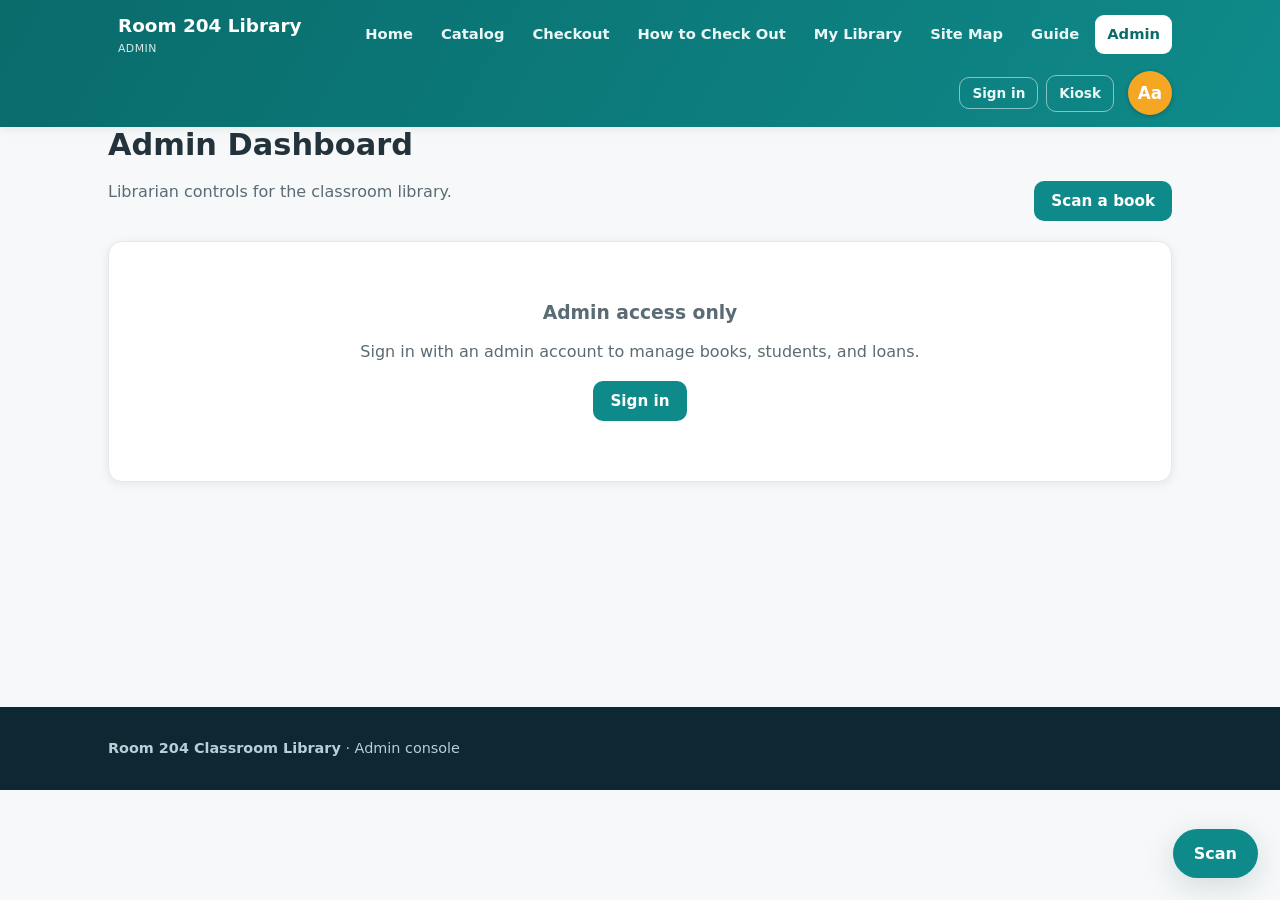
<file: admin.html>
<!DOCTYPE html>
<html lang="en">
<head>
 <meta charset="UTF-8">
 <meta name="viewport" content="width=device-width, initial-scale=1.0">
  <meta http-equiv="Cache-Control" content="no-cache, no-store, must-revalidate">
 <title>Admin · Our Classroom Library</title>
 <link rel="stylesheet" href="css/style.css?v=40">
 <script defer src="js/store.js?v=40"></script>
 <script defer src="js/app.js?v=40"></script>
  <script defer src="js/a11y.js?v=40"></script>
 <script defer src="js/barcode.js?v=40"></script>
 <script defer src="js/covers.js?v=40"></script>
 <script defer src="js/scanner.js?v=40"></script>
 <script defer src="js/scan.js?v=40"></script>
 <script defer src="js/admin.js?v=40"></script>
</head>
<body>
 <div id="scan-mode" hidden></div>
 <header class="topbar">
 <div class="topbar-inner">
 <a class="brand" href="index.html">
 <span class="logo"></span>
 <span>Room 204 Library<small>Admin</small></span></a>
 <nav class="nav">
 <a data-page="index.html" href="index.html">Home</a>
 <a data-page="catalog.html" href="catalog.html">Catalog</a>
        <a data-page="kiosk.html" href="kiosk.html">Checkout</a>
 <a data-page="how-to-check-out.html" href="how-to-check-out.html">How to Check Out</a>
 <a data-page="my-library.html" href="my-library.html">My Library</a>
        <a data-page="sitemap.html" href="sitemap.html">Site Map</a>
        <a data-page="guide.html" href="guide.html">Guide</a>
 <a data-page="admin.html" href="admin.html">Admin</a>
 </nav>
 <div id="user-area"></div>
 </div>
 </header>

 <main class="container">
 <div class="page-head" style="display:flex;justify-content:space-between;align-items:flex-end;gap:12px;flex-wrap:wrap">
 <div>
 <h1> Admin Dashboard</h1>
 <p class="muted" id="admin-who">Librarian controls for the classroom library.</p>
 </div>
 <button class="btn btn-primary" onclick="tryScan()"> Scan a book</button>
 </div>

 <div id="admin-logged-out" class="card" hidden>
 <div class="empty">
 <div class="big"></div>
 <h3>Admin access only</h3>
 <p>Sign in with an admin account to manage books, students, and loans.</p>
 <button class="btn btn-primary" onclick="openLogin()">Sign in</button>
 </div>
 </div>

 <div id="admin-dash" hidden>
 <!-- Tabs -->
 <div class="filters" id="admin-tabs">
 <button class="chip" data-tab="overview">Overview</button>
 <button class="chip" data-tab="announcements">Announcements</button>
 <button class="chip" data-tab="books">Books</button>
 <button class="chip" data-tab="users">Students</button>
 <button class="chip" data-tab="loans">Loans &amp; Overdue</button>
        <button class="chip" data-tab="holds">Holds</button>
        <button class="chip" data-tab="requests">Requests</button>
        <button class="chip" data-tab="charges">Charges</button>
        <button class="chip" data-tab="reminders">Reminders</button>
        <button class="chip" data-tab="reports">Reports</button>
        <button class="chip" data-tab="clubs">Clubs</button>
        <button class="chip" data-tab="kiosk">Kiosk</button>
        <button class="chip" data-tab="home">Home Page</button>
        <button class="chip" data-tab="policy">Loan Policy</button>
        <button class="chip" data-tab="pricing">Pricing</button>
        <button class="chip" data-tab="accessibility">Display</button>
        <button class="chip" data-tab="account">My Account</button>
      </div>

 <!-- Overview -->
 <section class="tab-panel" id="tab-overview">
 <div class="stat-grid">
 <div class="stat"><div class="num" id="o-books">0</div><div class="lbl">Total books</div></div>
 <div class="stat"><div class="num" id="o-copies">0</div><div class="lbl">Total copies</div></div>
 <div class="stat"><div class="num" id="o-avail">0</div><div class="lbl">Available now</div></div>
 <div class="stat"><div class="num" id="o-out">0</div><div class="lbl">Checked out</div></div>
 <div class="stat hot"><div class="num" id="o-overdue">0</div><div class="lbl">Overdue</div></div>
 <div class="stat"><div class="num" id="o-students">0</div><div class="lbl">Students</div></div>
 <div class="stat"><div class="num" id="o-holds">0</div><div class="lbl">Holds</div></div>
 </div>
 <div class="card">
 <div class="card-head"><h3> Overdue right now</h3><button class="btn btn-outline btn-sm" data-goto="loans">View all loans</button></div>
 <div id="o-overdue-list"><p class="muted">No overdue books. Nice!</p></div>
 </div>
 <div class="card">
 <div class="card-head"><h3> Most popular books</h3></div>
 <div id="o-popular"></div>
 </div>
 </section>

 <!-- Announcements -->
 <section class="tab-panel" id="tab-announcements" hidden>
 <div class="card">
 <div class="card-head">
 <h3>Announcements</h3>
 <button class="btn btn-primary" data-add-announcement>+ Add announcement</button>
 </div>
 <p class="muted small">These show on the home page. Students can't edit them — only you can.</p>
 <div id="announcements-manage"><p class="muted">Loading…</p></div>
 </div>
 </section>

 <!-- Books -->
 <section class="tab-panel" id="tab-books" hidden>
 <div class="card">
 <div class="card-head">
 <h3>Manage books</h3>
 <div style="display:flex;gap:8px;flex-wrap:wrap">
 <button class="btn btn-outline" data-print-barcodes>Print barcodes</button>
 <button class="btn btn-soft" data-autofill-all> Auto-fill descriptions</button>
 <button class="btn btn-primary" data-add-book>+ Add book</button>
 </div>
 </div>
 <div class="table-wrap">
 <table>
 <thead><tr><th>Title</th><th>Copies</th><th>Avail</th><th>Type</th><th>Level</th><th>Price</th><th>Replacement</th><th>Actions</th></tr></thead>
 <tbody id="books-tbody"></tbody>
 </table>
 </div>
 </div>
 </section>

 <!-- Users -->
 <section class="tab-panel" id="tab-users" hidden>
 <div class="card">
 <div class="card-head">
 <h3>Manage students &amp; accounts</h3>
 <div style="display:flex;gap:8px">
 <button class="btn btn-amber" data-bulk-users> Bulk add</button>
 <button class="btn btn-primary" data-add-user>+ Add student</button>
 <button class="btn btn-outline" data-reset-passwords>Reset to unique passwords</button>
 </div>
 </div>
 <p class="small muted">Reset gives every student a brand-new unique password and prints a cut-apart handout. Hand these out so each student signs in with their own.</p>
 <div class="table-wrap">
 <table>
 <thead><tr><th>Name</th><th>Username</th><th>Password</th><th>Grade</th><th>Class</th><th>Role</th><th>Out</th><th>Actions</th></tr></thead>
 <tbody id="users-tbody"></tbody>
 </table>
 </div>
 </div>
 </section>

 <!-- Loans -->
 <section class="tab-panel" id="tab-loans" hidden>
 <div class="card">
 <div class="card-head"><h3>All active loans</h3></div>
 <div class="table-wrap"><table><thead><tr><th>Book</th><th>Student</th><th>Due date</th><th>Status</th><th>Actions</th></tr></thead><tbody id="loans-tbody"></tbody></table></div>
 </div>
 <div class="card">
 <div class="card-head"><h3>Recent returns</h3></div>
 <div class="table-wrap"><table><thead><tr><th>Book</th><th>Student</th><th>Returned</th></tr></thead><tbody id="returns-tbody"></tbody></table></div>
 </div>
 </section>

 <!-- Holds -->
 <section class="tab-panel" id="tab-holds" hidden>
 <div class="card">
 <div class="card-head"><h3>Hold queue</h3></div>
 <div class="table-wrap"><table><thead><tr><th>Book</th><th>Student</th><th>Placed</th><th>Position</th><th>Actions</th></tr></thead><tbody id="holds-tbody"></tbody></table></div>
 </div>
 </section>

      <!-- Requests -->
      <section class="tab-panel" id="tab-requests" hidden>
        <div class="card">
          <div class="card-head"><h3>Book requests from students</h3></div>
          <div id="requests-list"><p class="muted">Loading…</p></div>
        </div>
      </section>

      <!-- Charges -->
      <section class="tab-panel" id="tab-charges" hidden>
        <div class="card">
          <div class="card-head"><h3>Lost / damaged book charges</h3></div>
          <div id="charges-list"><p class="muted">Loading…</p></div>
        </div>
      </section>

      <!-- Reminders -->
      <section class="tab-panel" id="tab-reminders" hidden>
        <div class="card">
          <div class="card-head"><h3>Overdue reminders</h3>
            <div style="display:flex;gap:8px">
              <button class="btn btn-outline btn-sm" data-refresh-remind>Refresh</button>
              <button class="btn btn-primary btn-sm" data-send-remind>Send reminders</button>
            </div>
          </div>
          <p class="muted small">Reminders are computed on the server and logged. To email or text students automatically, plug a provider into <code>server.js</code> (see README).</p>
          <div id="reminders-list"><p class="muted">Loading…</p></div>
        </div>
      </section>

      <!-- Reports -->
      <section class="tab-panel" id="tab-reports" hidden>
        <div class="card">
          <div class="card-head"><h3>Reports &amp; CSV export</h3>
            <button class="btn btn-outline btn-sm" data-export-all-csv>Export all as CSV</button>
          </div>
          <p class="muted small">Each report below can be downloaded individually as a CSV (opens in Excel/Sheets).</p>
          <div id="reports-holder"></div>
        </div>
      </section>

      <!-- Clubs -->
      <section class="tab-panel" id="tab-clubs" hidden>
        <div class="card">
          <div class="card-head"><h3>Reading groups</h3>
            <button class="btn btn-primary btn-sm" data-create-group>+ New reading group</button>
          </div>
          <p class="muted small">Create reading groups, assign a book to each so students know what to get, and choose which students are in the group.</p>
          <div id="clubs-admin"><p class="muted">Loading…</p></div>
        </div>
        <div class="card" style="margin-top:16px">
          <div class="card-head"><h3>Reading totals by student</h3><button class="btn btn-outline btn-sm" id="reading-csv">Export CSV</button></div>
          <div id="reading-admin"><p class="muted">Loading…</p></div>
        </div>
      </section>

      <!-- Kiosk -->
      <section class="tab-panel" id="tab-kiosk" hidden>
        <div class="card">
          <div class="card-head"><h3>Checkout kiosk</h3></div>
          <div class="filters" style="margin-bottom:12px">
            <label class="field" style="flex-direction:row;align-items:center;gap:8px;font-weight:600">
              <input type="checkbox" id="kiosk-enabled"> Kiosk checkout is allowed
            </label>
          </div>
          <h3 style="margin-bottom:6px">Kiosk activity log</h3>
          <div id="kiosk-log"><p class="muted">Loading…</p></div>
        </div>
      </section>

      <!-- Home Page -->
      <section class="tab-panel" id="tab-home" hidden>
        <div class="card">
          <div class="card-head"><h3>Home page settings</h3><button class="btn btn-primary btn-sm" id="save-home-settings">Save</button></div>
          <div class="field" style="margin-bottom:14px"><label>Book of the week</label>
            <select id="featured-book"></select>
            <p class="muted small">Shown in a spotlight section on the home page.</p>
          </div>
          <div class="field" style="margin-bottom:14px"><label>Room number</label>
            <input id="room-number" type="text" placeholder="e.g. 204" style="max-width:200px">
            <p class="muted small">Shown in the top bar and footer as "Room # Library".</p>
          </div>
          <div class="filters" style="align-items:flex-end">
            <div class="field"><label>Weekly reading goal — minutes</label>
              <input id="goal-minutes" type="number" min="0" placeholder="0 = off" style="max-width:120px">
            </div>
            <div class="field"><label>Weekly reading goal — pages</label>
              <input id="goal-pages" type="number" min="0" placeholder="0 = off" style="max-width:120px">
            </div>
            <div class="field" style="align-self:center"><span class="muted small">Shown to students in My Library as a weekly goal.</span></div>
          </div>
          <div class="filters">
            <label class="field" style="flex-direction:row;align-items:center;gap:8px;font-weight:600">
              <input type="checkbox" id="hide-demo-accounts"> Hide demo accounts on the sign-in screen
            </label>
          </div>
        </div>

        <div class="card" style="margin-top:16px">
          <div class="card-head"><h3>Demo mode</h3></div>
          <p class="muted small">Demo mode shows example accounts (Alex, Mia, Jamal, …) and the Kiosk account so you can try the site before your real students are added. When you're ready to go live, turn it off to hide the demo quick-fill buttons.</p>
          <div class="filters">
            <label class="field" style="flex-direction:row;align-items:center;gap:8px;font-weight:600">
              <input type="checkbox" id="demo-mode"> Demo mode is on
            </label>
          </div>
          <button class="btn btn-danger" id="remove-demo-accounts" style="margin-top:10px">Remove all demo student accounts</button>
          <p class="small muted" id="demo-msg" style="margin-top:8px"></p>
        </div>
      </section>

      <!-- Policy -->
      <section class="tab-panel" id="tab-policy" hidden>
 <div class="card">
 <div class="card-head"><h3>Loan policy</h3><button class="btn btn-primary" id="save-policy">Save policy</button></div>
 <div class="table-wrap">
 <table>
 <thead><tr><th>Book type</th><th>Base loan (days)</th></tr></thead>
 <tbody id="policy-type-tbody"></tbody>
 </table>
 </div>
 <div class="filters" style="margin-top:16px">
 <div class="field"><label>Max books per student</label><input id="p-maxloans" type="number" min="1" max="10"></div>
 <div class="field"><label>Max holds per student</label><input id="p-maxholds" type="number" min="1" max="10"></div>
 <div class="field"><label>Overdue grace days</label><input id="p-grace" type="number" min="0" max="10"></div>
 </div>
 <p class="small muted">Hot books automatically borrow 25% less time and rising stars 10% less, so everyone gets a turn.</p>
 </div>
 </section>

 <!-- Pricing -->
 <section class="tab-panel" id="tab-pricing" hidden>
 <div class="card">
 <div class="card-head"><h3>Condition multipliers</h3><button class="btn btn-primary" id="save-condition">Save</button></div>
 <p class="small muted">Replacement price = base price × condition × popularity boost.</p>
 <div class="table-wrap"><table><thead><tr><th>Condition</th><th>Multiplier</th></tr></thead><tbody id="cond-tbody"></tbody></table></div>
 </div>
 </section>

 <section class="card">
 <div class="card-head"><h3>Backup / restore</h3></div>
 <p class="muted small">Download a backup of all library data (books, students, loans, groups, settings) as a JSON file. Keep it somewhere safe — see README about the password encryption key.</p>
 <div style="display:flex;gap:8px;flex-wrap:wrap">
 <button class="btn btn-primary" id="export-data">Download backup (JSON)</button>
 <button class="btn btn-outline" id="import-data">Restore from backup…</button>
 <input type="file" id="import-file" accept=".json,application/json" hidden>
 </div>
 <p class="small muted" id="backup-msg" style="margin-top:8px"></p>
 </section>

 <section class="card">
 <div class="card-head"><h3>Danger zone</h3></div>
 <p class="muted small">Reset all demo data (books, students, loans, holds) back to the starting point.</p>
 <button class="btn btn-danger" id="reset-data">Reset demo data</button>
 </section>

 <!-- My Account -->
 <section class="tab-panel" id="tab-account" hidden>
 <div class="card">
 <div class="card-head"><h3>My account</h3></div>
 <p class="muted small">Update the display name that appears across the site (e.g. in the top bar and in announcements).</p>
 <form id="account-form">
 <label>Display name
 <input id="account-name" type="text" placeholder="Your name">
 </label>
 <button class="btn btn-primary" type="submit">Save name</button>
 </form>
 <p id="account-msg" class="small muted" style="margin-top:10px"></p>
 </div>
 <div class="card" style="margin-top:16px">
 <div class="card-head"><h3>Change password</h3></div>
 <p class="muted small">Set a new password (at least 4 characters).</p>
 <form id="admin-pw-form" style="display:flex;gap:8px;flex-wrap:wrap;align-items:center">
 <input id="admin-pw-new" type="password" minlength="4" placeholder="New password" style="flex:1;min-width:160px">
 <input id="admin-pw-new2" type="password" minlength="4" placeholder="Repeat it" style="flex:1;min-width:160px">
 <button class="btn btn-primary" type="submit">Change password</button>
 </form>
 <p id="admin-pw-msg" class="small muted" style="margin-top:8px"></p>
 </div>
 </section>
 </div>
 </main>

 <!-- Book editor modal -->
 <div class="modal" id="book-modal">
 <div class="modal-card wide" id="book-modal-body"></div>
 </div>
 <!-- User editor modal -->
 <div class="modal" id="user-modal">
 <div class="modal-card" id="user-modal-body"></div>
 </div>
 <!-- Bulk add students modal -->
 <div class="modal" id="bulk-modal">
 <div class="modal-card" id="bulk-modal-body"></div>
 </div>

 <footer>
 <div class="container">
 <strong>Room 204 Classroom Library</strong> · Admin console
 </div>
 </footer>
</body>
</html>
</file>
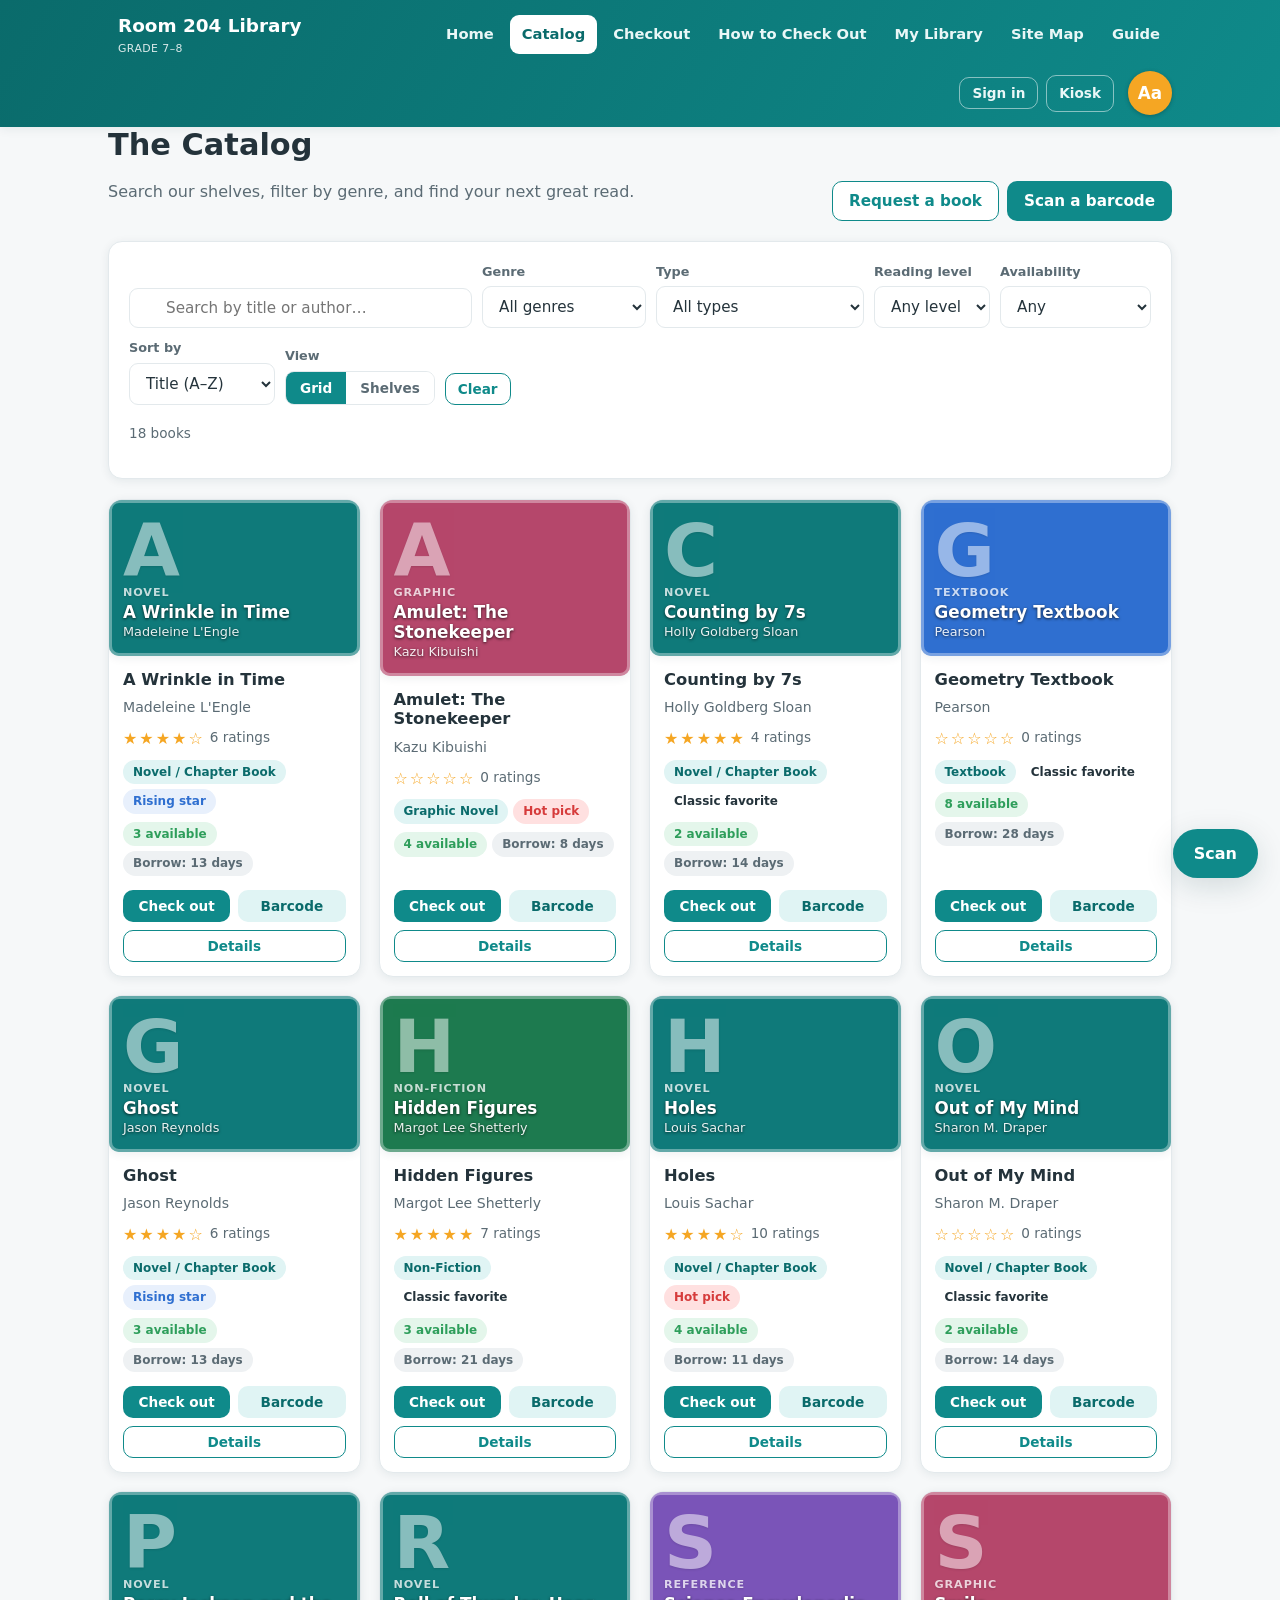
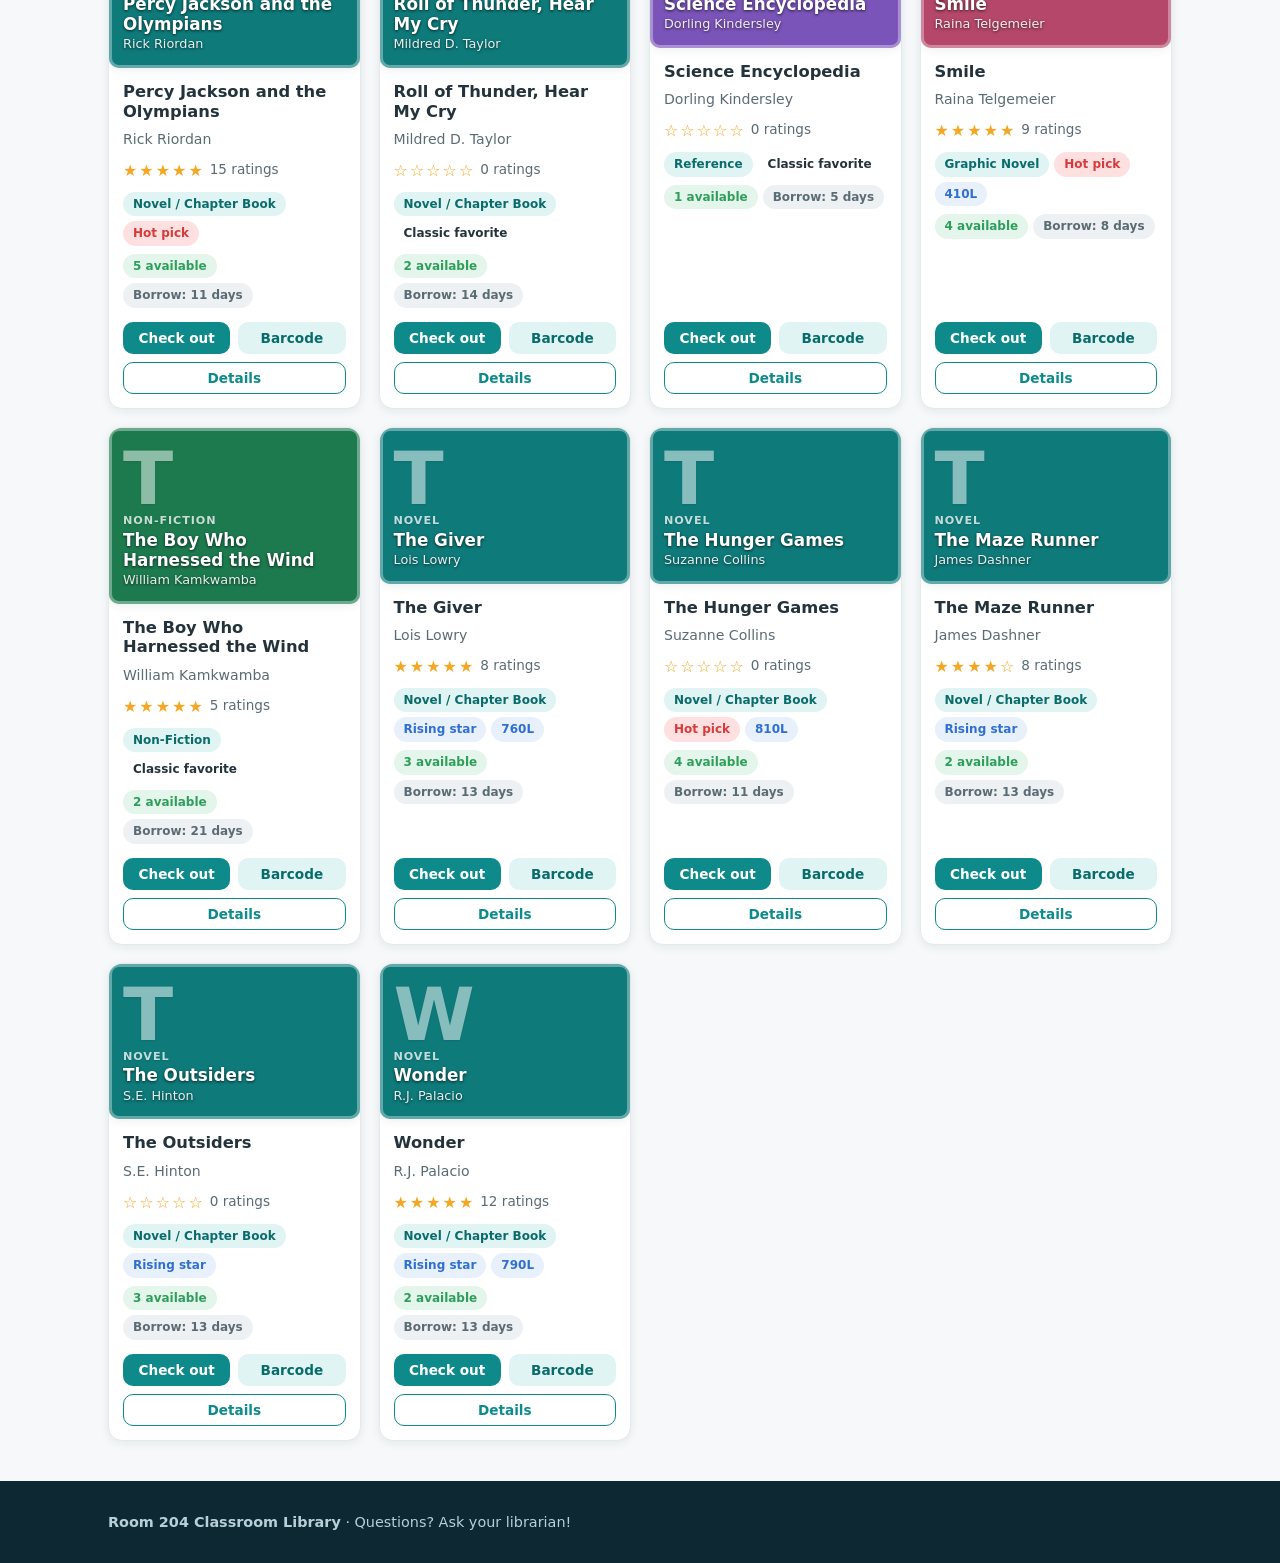
<file: catalog.html>
<!DOCTYPE html>
<html lang="en">
<head>
 <meta charset="UTF-8">
 <meta name="viewport" content="width=device-width, initial-scale=1.0">
  <meta http-equiv="Cache-Control" content="no-cache, no-store, must-revalidate">
 <title>Catalog · Our Classroom Library</title>
 <link rel="stylesheet" href="css/style.css?v=40">
 <script defer src="js/store.js?v=40"></script>
 <script defer src="js/app.js?v=40"></script>
  <script defer src="js/a11y.js?v=40"></script>
 <script defer src="js/barcode.js?v=40"></script>
 <script defer src="js/covers.js?v=40"></script>
 <script defer src="js/scanner.js?v=40"></script>
  <script defer src="js/scan.js?v=40"></script>
  <script defer src="js/request.js?v=40"></script>
  <script defer src="js/catalog.js?v=40"></script>
</head>
<body>
 <div id="scan-mode" hidden></div>
 <header class="topbar">
 <div class="topbar-inner">
 <a class="brand" href="index.html">
 <span class="logo"></span>
 <span>Room 204 Library<small>Grade 7–8</small></span></a>
 <nav class="nav">
 <a data-page="index.html" href="index.html">Home</a>
 <a data-page="catalog.html" href="catalog.html">Catalog</a>
        <a data-page="kiosk.html" href="kiosk.html">Checkout</a>
 <a data-page="how-to-check-out.html" href="how-to-check-out.html">How to Check Out</a>
 <a data-page="my-library.html" href="my-library.html">My Library</a>
        <a data-page="sitemap.html" href="sitemap.html">Site Map</a>
        <a data-page="guide.html" href="guide.html">Guide</a>
 </nav>
 <div id="user-area"></div>
 </div>
 </header>

 <main class="container">
 <div class="page-head" style="display:flex;justify-content:space-between;align-items:flex-end;gap:12px;flex-wrap:wrap">
 <div>
 <h1> The Catalog</h1>
 <p class="muted">Search our shelves, filter by genre, and find your next great read.</p>
 </div>
      <div style="display:flex;gap:8px;flex-wrap:wrap">
        <button class="btn btn-outline" onclick="tryRequest()">Request a book</button>
        <button class="btn btn-primary" onclick="tryScan()">Scan a barcode</button>
      </div>
    </div>

    <section class="card" style="margin-bottom:20px">
 <div class="filters">
 <div class="field search-wrap">
 <span class="search-icon"></span>
 <input id="q" type="search" placeholder="Search by title or author…">
 </div>
 <div class="field">
 <label for="f-genre">Genre</label>
 <select id="f-genre"><option value="">All genres</option></select>
 </div>
 <div class="field">
 <label for="f-type">Type</label>
 <select id="f-type"><option value="">All types</option></select>
 </div>
 <div class="field">
 <label for="f-level">Reading level</label>
 <select id="f-level"><option value="">Any level</option></select>
 </div>
 <div class="field">
 <label for="f-avail">Availability</label>
 <select id="f-avail">
 <option value="">Any</option>
 <option value="avail">Available now</option>
 <option value="out">Checked out</option>
 </select>
 </div>
 <div class="field">
 <label for="f-sort">Sort by</label>
 <select id="f-sort">
 <option value="title">Title (A–Z)</option>
 <option value="popular">Most popular</option>
 <option value="newest">Newest</option>
 </select>
 </div>
   <div class="field">
   <label>View</label>
   <div class="seg" id="view-toggle">
   <button class="seg-btn active" data-view="grid">Grid</button>
   <button class="seg-btn" data-view="shelf">Shelves</button>
   </div>
   </div>
   <button class="btn btn-outline btn-sm" id="clear-filters">Clear</button>
   </div>
   <p class="small muted" id="result-count"></p>
   </section>

 <div class="book-grid" id="results"></div>
 </main>

  <!-- Book detail modal -->
  <div class="modal" id="detail-modal">
    <div class="modal-card wide" id="detail-body"></div>
  </div>

  <!-- Request a book modal -->
  <div class="modal" id="request-modal">
    <div class="modal-card" id="request-modal-body"></div>
  </div>

 <footer>
 <div class="container">
 <strong>Room 204 Classroom Library</strong> · Questions? Ask your librarian!
 </div>
 </footer>
</body>
</html>
</file>
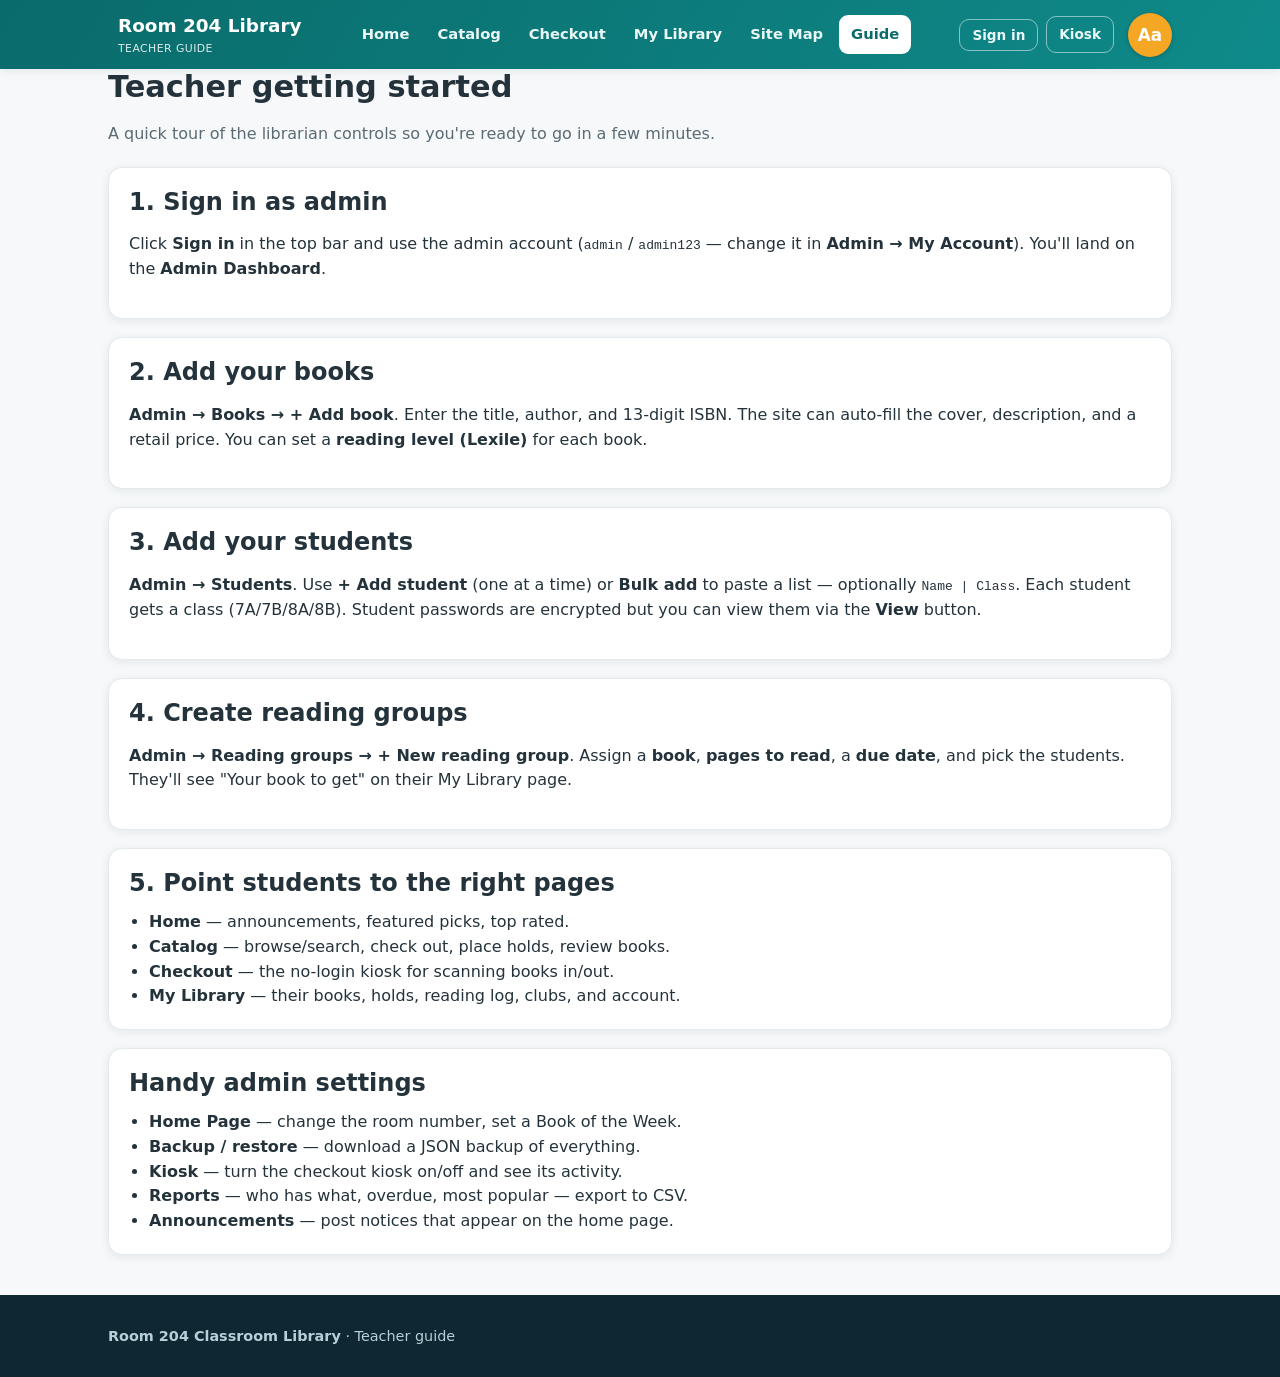
<file: guide.html>
<!DOCTYPE html>
<html lang="en">
<head>
  <meta charset="UTF-8">
  <meta name="viewport" content="width=device-width, initial-scale=1.0">
  <meta http-equiv="Cache-Control" content="no-cache, no-store, must-revalidate">
  <title>Teacher Guide · Our Classroom Library</title>
  <link rel="stylesheet" href="css/style.css?v=40">
  <script defer src="js/store.js?v=40"></script>
  <script defer src="js/app.js?v=40"></script>
  <script defer src="js/a11y.js?v=40"></script>
</head>
<body>
  <header class="topbar">
    <div class="topbar-inner">
      <a class="brand" href="index.html">
        <span class="logo"></span>
        <span>Room 204 Library<small>Teacher Guide</small></span>
      </a>
      <nav class="nav">
        <a data-page="index.html" href="index.html">Home</a>
        <a data-page="catalog.html" href="catalog.html">Catalog</a>
        <a data-page="kiosk.html" href="kiosk.html">Checkout</a>
        <a data-page="my-library.html" href="my-library.html">My Library</a>
        <a data-page="sitemap.html" href="sitemap.html">Site Map</a>
        <a data-page="guide.html" href="guide.html">Guide</a>
      </nav>
      <div id="user-area"></div>
    </div>
  </header>

  <main class="container">
    <div class="page-head">
      <h1>Teacher getting started</h1>
      <p class="muted">A quick tour of the librarian controls so you're ready to go in a few minutes.</p>
    </div>

    <section class="card">
      <div class="card-head"><h2>1. Sign in as admin</h2></div>
      <p>Click <strong>Sign in</strong> in the top bar and use the admin account (<code>admin</code> / <code>admin123</code> — change it in <strong>Admin → My Account</strong>). You'll land on the <strong>Admin Dashboard</strong>.</p>
    </section>

    <section class="card">
      <div class="card-head"><h2>2. Add your books</h2></div>
      <p><strong>Admin → Books → + Add book</strong>. Enter the title, author, and 13-digit ISBN. The site can auto-fill the cover, description, and a retail price. You can set a <strong>reading level (Lexile)</strong> for each book.</p>
    </section>

    <section class="card">
      <div class="card-head"><h2>3. Add your students</h2></div>
      <p><strong>Admin → Students</strong>. Use <strong>+ Add student</strong> (one at a time) or <strong>Bulk add</strong> to paste a list — optionally <code>Name | Class</code>. Each student gets a class (7A/7B/8A/8B). Student passwords are encrypted but you can view them via the <strong>View</strong> button.</p>
    </section>

    <section class="card">
      <div class="card-head"><h2>4. Create reading groups</h2></div>
      <p><strong>Admin → Reading groups → + New reading group</strong>. Assign a <strong>book</strong>, <strong>pages to read</strong>, a <strong>due date</strong>, and pick the students. They'll see "Your book to get" on their My Library page.</p>
    </section>

    <section class="card">
      <div class="card-head"><h2>5. Point students to the right pages</h2></div>
      <ul style="margin:0;padding-left:20px">
        <li><strong>Home</strong> — announcements, featured picks, top rated.</li>
        <li><strong>Catalog</strong> — browse/search, check out, place holds, review books.</li>
        <li><strong>Checkout</strong> — the no-login kiosk for scanning books in/out.</li>
        <li><strong>My Library</strong> — their books, holds, reading log, clubs, and account.</li>
      </ul>
    </section>

    <section class="card">
      <div class="card-head"><h2>Handy admin settings</h2></div>
      <ul style="margin:0;padding-left:20px">
        <li><strong>Home Page</strong> — change the room number, set a Book of the Week.</li>
        <li><strong>Backup / restore</strong> — download a JSON backup of everything.</li>
        <li><strong>Kiosk</strong> — turn the checkout kiosk on/off and see its activity.</li>
        <li><strong>Reports</strong> — who has what, overdue, most popular — export to CSV.</li>
        <li><strong>Announcements</strong> — post notices that appear on the home page.</li>
      </ul>
    </section>
  </main>

  <footer>
    <div class="container">
      <strong>Room 204 Classroom Library</strong> · Teacher guide
    </div>
  </footer>
</body>
</html>
</file>
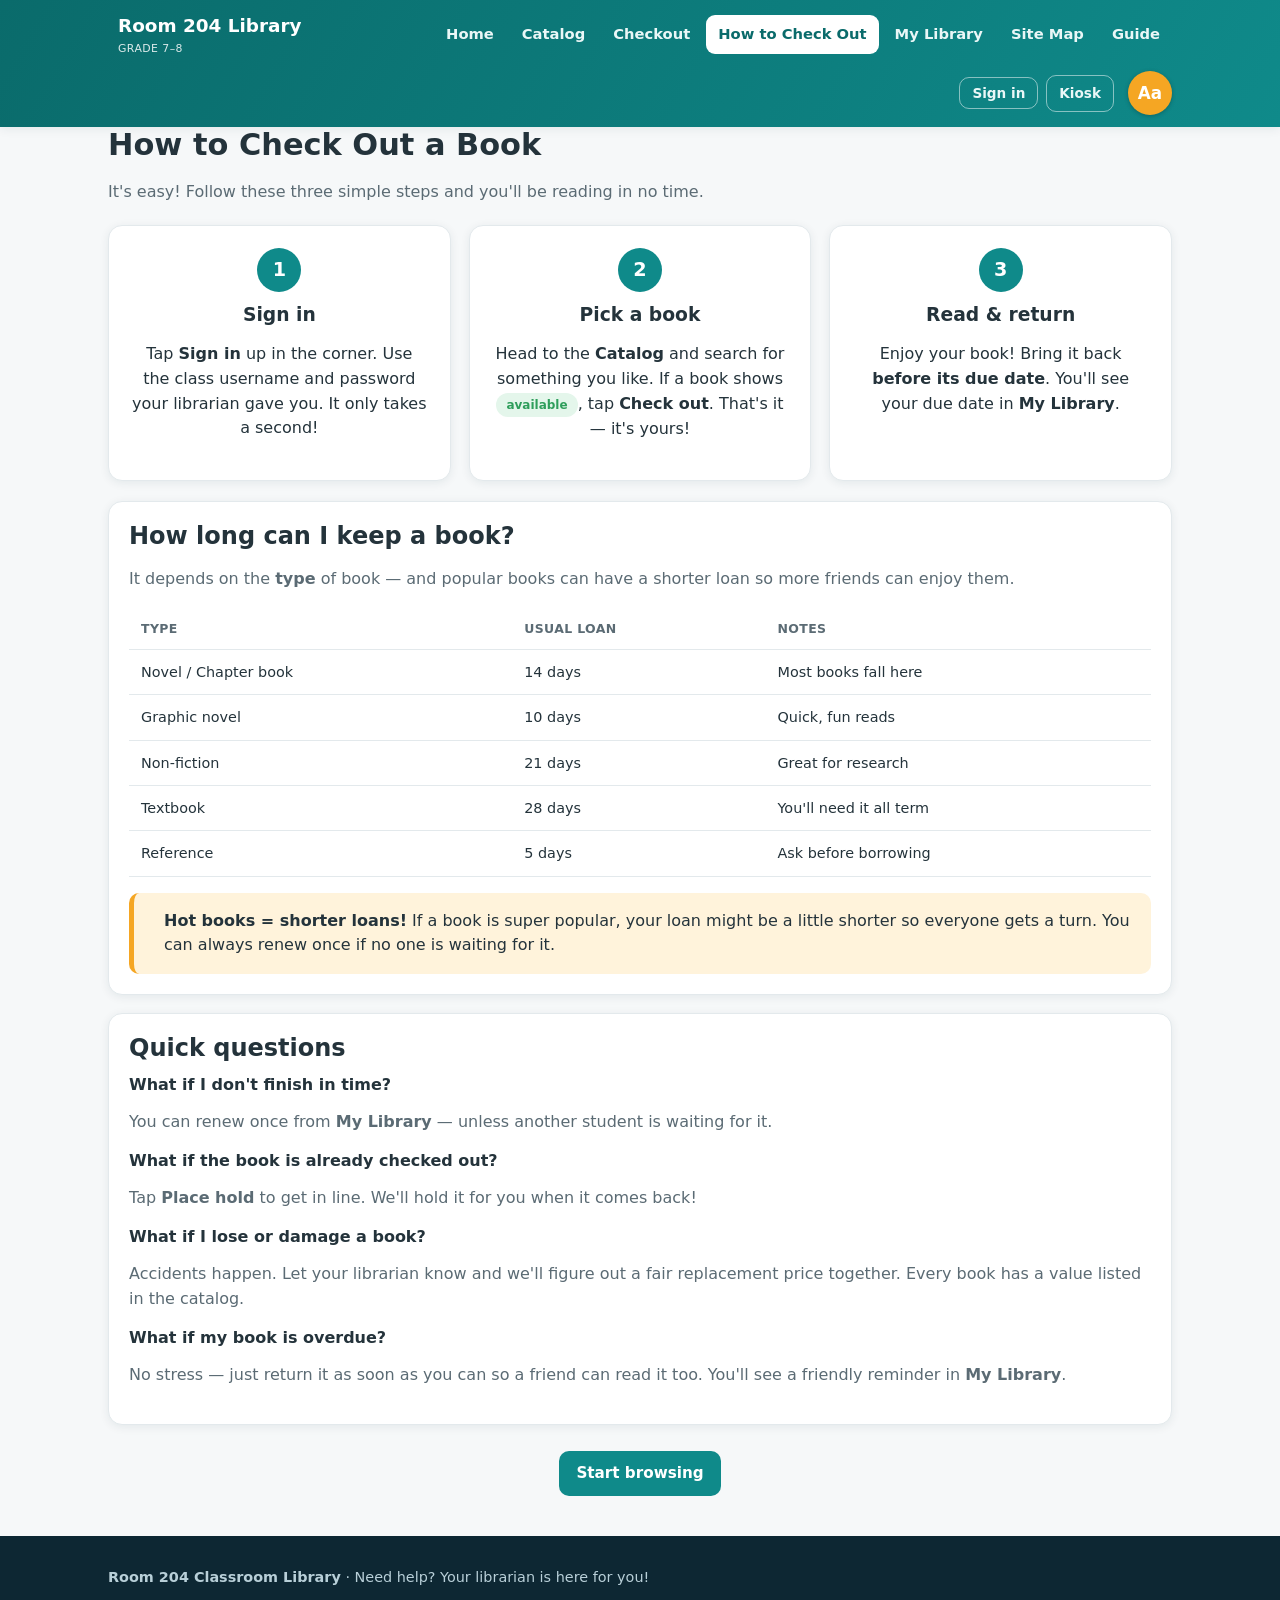
<file: how-to-check-out.html>
<!DOCTYPE html>
<html lang="en">
<head>
 <meta charset="UTF-8">
 <meta name="viewport" content="width=device-width, initial-scale=1.0">
  <meta http-equiv="Cache-Control" content="no-cache, no-store, must-revalidate">
 <title>How to Check Out · Our Classroom Library</title>
 <link rel="stylesheet" href="css/style.css?v=40">
 <script defer src="js/store.js?v=40"></script>
 <script defer src="js/app.js?v=40"></script>
  <script defer src="js/a11y.js?v=40"></script>
</head>
<body>
 <header class="topbar">
 <div class="topbar-inner">
 <a class="brand" href="index.html">
 <span class="logo"></span>
 <span>Room 204 Library<small>Grade 7–8</small></span></a>
 <nav class="nav">
 <a data-page="index.html" href="index.html">Home</a>
 <a data-page="catalog.html" href="catalog.html">Catalog</a>
        <a data-page="kiosk.html" href="kiosk.html">Checkout</a>
 <a data-page="how-to-check-out.html" href="how-to-check-out.html">How to Check Out</a>
 <a data-page="my-library.html" href="my-library.html">My Library</a>
        <a data-page="sitemap.html" href="sitemap.html">Site Map</a>
        <a data-page="guide.html" href="guide.html">Guide</a>
 </nav>
 <div id="user-area"></div>
 </div>
 </header>

 <main class="container">
 <div class="page-head">
 <h1> How to Check Out a Book</h1>
 <p class="muted">It's easy! Follow these three simple steps and you'll be reading in no time.</p>
 </div>

 <div class="steps">
 <div class="step">
 <div class="num">1</div>
 <div class="icon"></div>
 <h3>Sign in</h3>
 <p>Tap <strong>Sign in</strong> up in the corner. Use the class username and password your librarian gave you. It only takes a second!</p>
 </div>
 <div class="step">
 <div class="num">2</div>
 <div class="icon"></div>
 <h3>Pick a book</h3>
 <p>Head to the <strong>Catalog</strong> and search for something you like. If a book shows <span class="badge badge-avail">available</span>, tap <strong>Check out</strong>. That's it — it's yours!</p>
 </div>
 <div class="step">
 <div class="num">3</div>
 <div class="icon"></div>
 <h3>Read &amp; return</h3>
 <p>Enjoy your book! Bring it back <strong>before its due date</strong>. You'll see your due date in <strong>My Library</strong>.</p>
 </div>
 </div>

 <section class="card">
 <div class="card-head"><h2> How long can I keep a book?</h2></div>
 <p class="muted">It depends on the <strong>type</strong> of book — and popular books can have a shorter loan so more friends can enjoy them.</p>
 <div class="table-wrap">
 <table>
 <thead><tr><th>Type</th><th>Usual loan</th><th>Notes</th></tr></thead>
 <tbody>
 <tr><td>Novel / Chapter book</td><td>14 days</td><td>Most books fall here</td></tr>
 <tr><td>Graphic novel</td><td>10 days</td><td>Quick, fun reads</td></tr>
 <tr><td>Non-fiction</td><td>21 days</td><td>Great for research</td></tr>
 <tr><td>Textbook</td><td>28 days</td><td>You'll need it all term</td></tr>
 <tr><td>Reference</td><td>5 days</td><td>Ask before borrowing</td></tr>
 </tbody>
 </table>
 </div>
 <div class="callout" style="margin-top:16px">
 <span></span>
 <div>
 <strong>Hot books = shorter loans!</strong> If a book is super popular, your loan might be a little shorter so everyone gets a turn.
 You can always renew once if no one is waiting for it.
 </div>
 </div>
 </section>

 <section class="card">
 <div class="card-head"><h2> Quick questions</h2></div>
 <h4>What if I don't finish in time?</h4>
 <p class="muted">You can renew once from <strong>My Library</strong> — unless another student is waiting for it.</p>
 <h4>What if the book is already checked out?</h4>
 <p class="muted">Tap <strong>Place hold</strong> to get in line. We'll hold it for you when it comes back!</p>
 <h4>What if I lose or damage a book?</h4>
 <p class="muted">Accidents happen. Let your librarian know and we'll figure out a fair replacement price together. Every book has a value listed in the catalog.</p>
 <h4>What if my book is overdue?</h4>
 <p class="muted">No stress — just return it as soon as you can so a friend can read it too. You'll see a friendly reminder in <strong>My Library</strong>.</p>
 </section>

 <div style="text-align:center;margin-top:26px">
 <a class="btn btn-primary" href="catalog.html">Start browsing</a>
 </div>
 </main>

 <footer>
 <div class="container">
 <strong>Room 204 Classroom Library</strong> · Need help? Your librarian is here for you!
 </div>
 </footer>
</body>
</html>
</file>
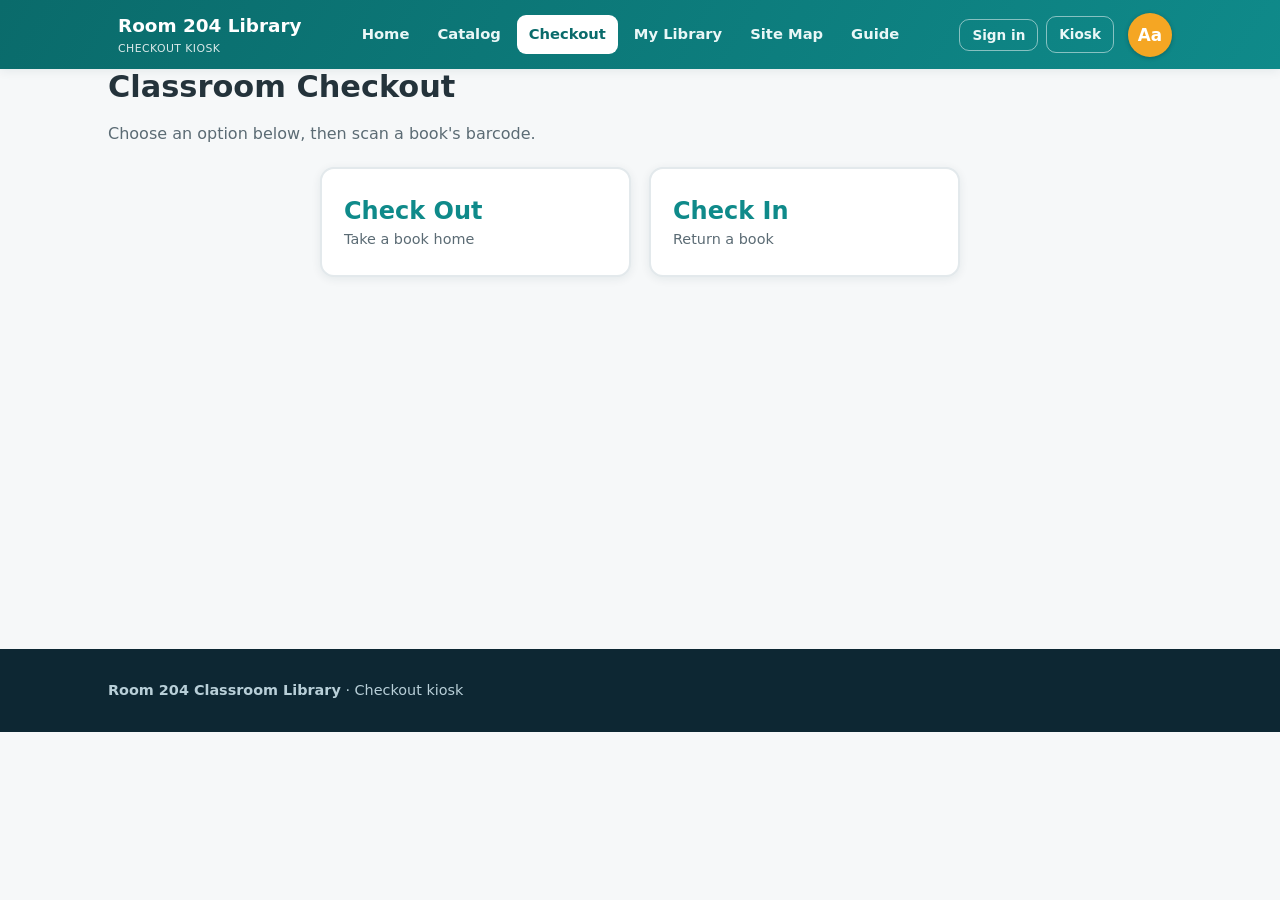
<file: kiosk.html>
<!DOCTYPE html>
<html lang="en">
<head>
  <meta charset="UTF-8">
  <meta name="viewport" content="width=device-width, initial-scale=1.0">
  <meta http-equiv="Cache-Control" content="no-cache, no-store, must-revalidate">
  <title>Classroom Checkout · Our Classroom Library</title>
  <link rel="stylesheet" href="css/style.css?v=40">
  <script defer src="js/store.js?v=40"></script>
  <script defer src="js/app.js?v=40"></script>
  <script defer src="js/a11y.js?v=40"></script>
  <script defer src="js/barcode.js?v=40"></script>
  <script defer src="js/covers.js?v=40"></script>
  <script defer src="js/scanner.js?v=40"></script>
  <script defer src="js/kiosk.js?v=40"></script>
</head>
<body>
  <header class="topbar">
    <div class="topbar-inner">
      <a class="brand" href="index.html">
        <span class="logo"></span>
        <span>Room 204 Library<small>Checkout Kiosk</small></span>
      </a>
      <nav class="nav">
        <a data-page="index.html" href="index.html">Home</a>
        <a data-page="catalog.html" href="catalog.html">Catalog</a>
        <a data-page="kiosk.html" href="kiosk.html">Checkout</a>
        <a data-page="my-library.html" href="my-library.html">My Library</a>
        <a data-page="sitemap.html" href="sitemap.html">Site Map</a>
        <a data-page="guide.html" href="guide.html">Guide</a>
      </nav>
      <div id="user-area"></div>
    </div>
  </header>

  <main class="container">
    <div class="page-head">
      <h1>Classroom Checkout</h1>
      <p class="muted">Choose an option below, then scan a book's barcode.</p>
    </div>

    <!-- Mode options -->
    <div class="kiosk-options" id="kiosk-options">
      <button class="kiosk-option" data-mode="checkout">
        <span class="kiosk-option-title">Check Out</span>
        <span class="kiosk-option-sub">Take a book home</span>
      </button>
      <button class="kiosk-option" data-mode="checkin">
        <span class="kiosk-option-title">Check In</span>
        <span class="kiosk-option-sub">Return a book</span>
      </button>
    </div>

    <!-- ===================== CHECK OUT ===================== -->
    <section id="mode-checkout" class="kiosk-panel" hidden>
      <div class="card">
        <div class="card-head"><h3>Check out a book</h3>
          <button class="btn btn-ghost btn-sm" data-back style="color:var(--ink-soft);border-color:var(--line)">Back</button>
        </div>
        <p class="muted small">Scan the book's barcode, then pick the student who is checking it out.</p>
        <div class="kiosk-scan-buttons">
          <button class="btn btn-primary btn-lg" id="kiosk-scan-btn">Open scanner</button>
        </div>
        <form id="kiosk-manual" style="margin-top:12px;display:flex;gap:8px;flex-wrap:wrap">
          <input id="kiosk-barcode" inputmode="numeric" placeholder="Or type the barcode number…" style="flex:1;min-width:200px">
          <button class="btn btn-amber" type="submit">Check out</button>
        </form>
        <div id="kiosk-result" style="margin-top:14px"></div>
      </div>
    </section>

    <!-- ===================== CHECK IN ===================== -->
    <section id="mode-checkin" class="kiosk-panel" hidden>
      <div class="card">
        <div class="card-head"><h3>Check in a book</h3>
          <button class="btn btn-ghost btn-sm" data-back style="color:var(--ink-soft);border-color:var(--line)">Back</button>
        </div>
        <p class="muted small">Scan the book's barcode to return it to the library.</p>
        <div class="kiosk-scan-buttons">
          <button class="btn btn-primary btn-lg" id="kiosk-checkin-scan">Open scanner</button>
        </div>
        <form id="kiosk-checkin-manual" style="margin-top:12px;display:flex;gap:8px;flex-wrap:wrap">
          <input id="kiosk-checkin-barcode" inputmode="numeric" placeholder="Or type the barcode number…" style="flex:1;min-width:200px">
          <button class="btn btn-amber" type="submit">Check in</button>
        </form>
        <div id="kiosk-checkin-result" style="margin-top:14px"></div>
      </div>
    </section>
  </main>

  <footer>
    <div class="container">
      <strong>Room 204 Classroom Library</strong> · Checkout kiosk
    </div>
  </footer>
</body>
</html>
</file>
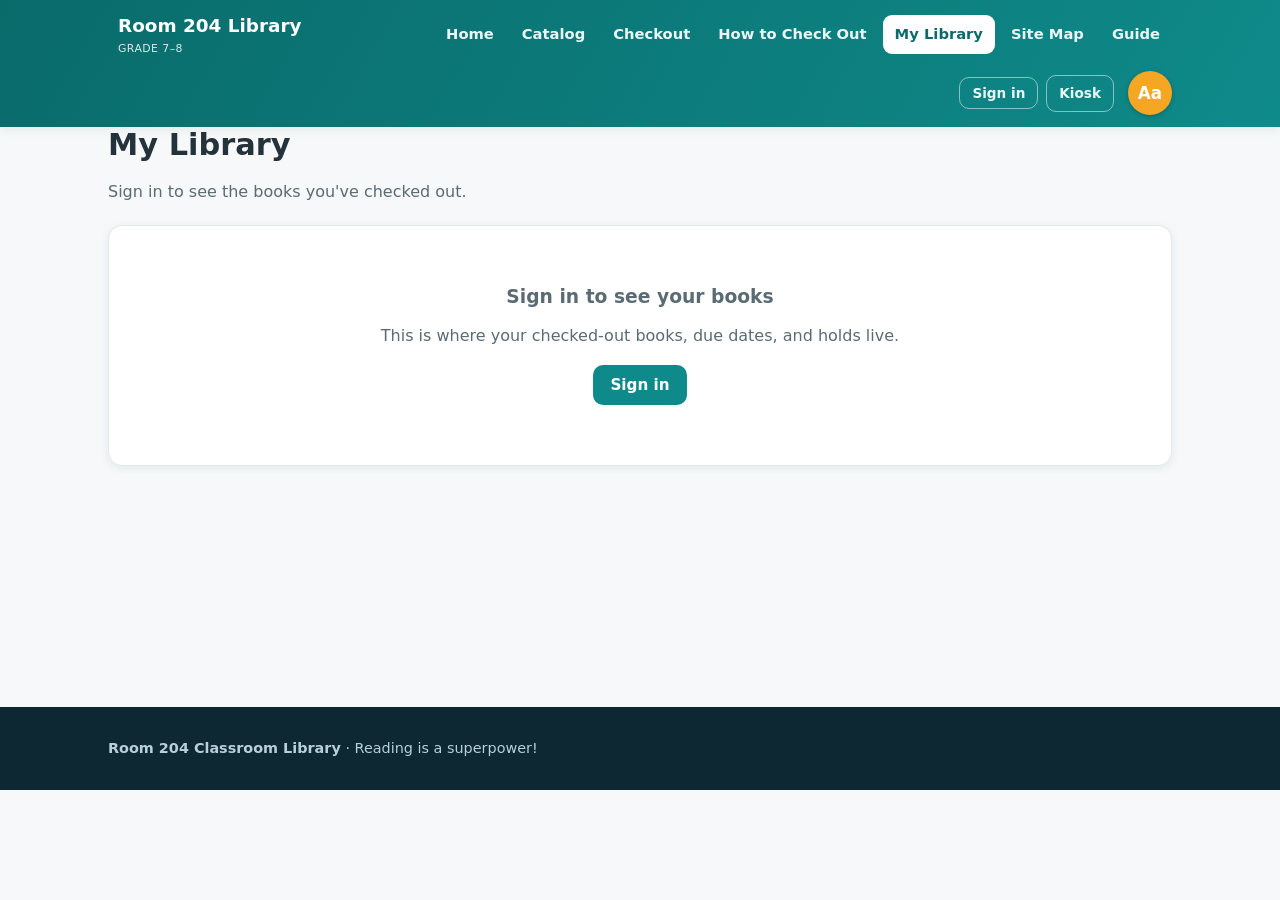
<file: my-library.html>
<!DOCTYPE html>
<html lang="en">
<head>
 <meta charset="UTF-8">
 <meta name="viewport" content="width=device-width, initial-scale=1.0">
  <meta http-equiv="Cache-Control" content="no-cache, no-store, must-revalidate">
 <title>My Library · Our Classroom Library</title>
 <link rel="stylesheet" href="css/style.css?v=40">
 <script defer src="js/store.js?v=40"></script>
 <script defer src="js/app.js?v=40"></script>
  <script defer src="js/a11y.js?v=40"></script>
 <script defer src="js/covers.js?v=40"></script>
 <script defer src="js/mylibrary.js?v=40"></script>
</head>
<body>
 <header class="topbar">
 <div class="topbar-inner">
 <a class="brand" href="index.html">
 <span class="logo"></span>
 <span>Room 204 Library<small>Grade 7–8</small></span></a>
 <nav class="nav">
 <a data-page="index.html" href="index.html">Home</a>
 <a data-page="catalog.html" href="catalog.html">Catalog</a>
        <a data-page="kiosk.html" href="kiosk.html">Checkout</a>
 <a data-page="how-to-check-out.html" href="how-to-check-out.html">How to Check Out</a>
 <a data-page="my-library.html" href="my-library.html">My Library</a>
        <a data-page="sitemap.html" href="sitemap.html">Site Map</a>
        <a data-page="guide.html" href="guide.html">Guide</a>
 </nav>
 <div id="user-area"></div>
 </div>
 </header>

 <main class="container">
 <div class="page-head">
 <h1> My Library</h1>
 <p class="muted" id="who">Sign in to see the books you've checked out.</p>
 </div>

 <div id="logged-out" class="card" hidden>
 <div class="empty">
 <div class="big"></div>
 <h3>Sign in to see your books</h3>
 <p>This is where your checked-out books, due dates, and holds live.</p>
 <button class="btn btn-primary" onclick="openLogin()">Sign in</button>
 </div>
 </div>

 <div id="dashboard" hidden>
 <div class="stat-grid">
 <div class="stat"><div class="num" id="m-count">0</div><div class="lbl">Books out</div></div>
 <div class="stat"><div class="num" id="m-due">–</div><div class="lbl">Due soonest</div></div>
 <div class="stat"><div class="num" id="m-overdue">0</div><div class="lbl">Overdue</div></div>
 <div class="stat"><div class="num" id="m-holds">0</div><div class="lbl">Holds placed</div></div>
 </div>

 <section class="card" style="margin-bottom:18px">
 <div class="card-head"><h2>Your name</h2></div>
 <p class="muted small">Change the display name that shows next to your books and reviews.</p>
 <form id="myname-form" style="display:flex;gap:8px;flex-wrap:wrap;align-items:center">
 <input id="myname-input" type="text" maxlength="60" style="flex:1;min-width:200px">
 <button class="btn btn-primary" type="submit">Save name</button>
 </form>
 <p id="myname-msg" class="small muted" style="margin-top:8px"></p>
 </section>

 <section class="card" style="margin-bottom:18px">
 <div class="card-head"><h2>Change password</h2></div>
 <p class="muted small">Pick a new password (at least 4 characters). Your teacher can look it up if you forget it.</p>
 <form id="mypw-form" style="display:flex;gap:8px;flex-wrap:wrap;align-items:center">
 <input id="mypw-new" type="password" minlength="4" placeholder="New password" style="flex:1;min-width:160px">
 <input id="mypw-new2" type="password" minlength="4" placeholder="Repeat it" style="flex:1;min-width:160px">
 <button class="btn btn-primary" type="submit">Change password</button>
 </form>
 <p id="mypw-msg" class="small muted" style="margin-top:8px"></p>
 </section>

 <section class="card">
 <div class="card-head"><h2> Currently checked out</h2></div>
 <div id="my-loans"><div class="empty"><div class="big"></div><p>You don't have any books out right now. Go find your next read!</p><a class="btn btn-outline" href="catalog.html">Browse the catalog →</a></div></div>
 </section>

 <section class="card">
 <div class="card-head"><h2> Books on hold</h2></div>
 <div id="my-holds"><div class="empty"><div class="big"></div><p>No holds right now. When a book you want is out, place a hold to get in line.</p></div></div>
 </section>

      <section class="card" id="charges-box" hidden>
        <div class="card-head"><h2>Charges</h2></div>
        <p class="muted small">These are replacement charges if a book was lost or damaged while checked out to you. See your librarian to resolve them.</p>
        <div id="my-charges"></div>
      </section>

      <section class="card" id="return-box" hidden>
 <div class="card-head"><h2> Return a book</h2></div>
 <p class="muted">Scan or select a checked-out book to return it to the library.</p>
 <div id="return-list"></div>
 </section>

      <section class="card">
        <div class="card-head"><h2>Reading log</h2></div>
        <p class="muted small">Track how much you read. Minutes and pages are optional — just fill in what you remember.</p>
        <div class="stat-grid" style="margin-bottom:14px">
          <div class="stat"><div class="num" id="rl-minutes">0</div><div class="lbl">Minutes read</div></div>
          <div class="stat"><div class="num" id="rl-pages">0</div><div class="lbl">Pages read</div></div>
          <div class="stat"><div class="num" id="rl-entries">0</div><div class="lbl">Log entries</div></div>
          <div class="stat hot"><div class="num" id="rl-streak">0</div><div class="lbl">Day streak</div></div>
        </div>
        <div id="weekly-goal" class="callout" style="margin-bottom:14px;display:none"></div>
        <form id="reading-form" style="display:flex;gap:8px;flex-wrap:wrap;align-items:flex-end">
          <div class="field" style="flex:1;min-width:180px"><label>Book</label>
            <select id="reading-book"></select>
          </div>
          <div class="field"><label>Minutes</label><input id="reading-minutes" type="number" min="0" placeholder="30" style="width:90px"></div>
          <div class="field"><label>Pages</label><input id="reading-pages" type="number" min="0" placeholder="20" style="width:90px"></div>
          <button class="btn btn-primary" type="submit">Log reading</button>
        </form>
        <div id="reading-history" style="margin-top:14px"><p class="muted small">No reading logged yet.</p></div>
      </section>

      <section class="card">
        <div class="card-head"><h2>Book clubs</h2><button class="btn btn-outline btn-sm" id="create-club-btn">Create club</button></div>
        <p class="muted small">Join a reading club to discuss a book with classmates.</p>
        <div id="clubs-list"><p class="muted small">No clubs yet.</p></div>
      </section>
 </div>
 </main>

 <footer>
 <div class="container">
 <strong>Room 204 Classroom Library</strong> · Reading is a superpower! 
 </div>
 </footer>
</body>
</html>
</file>
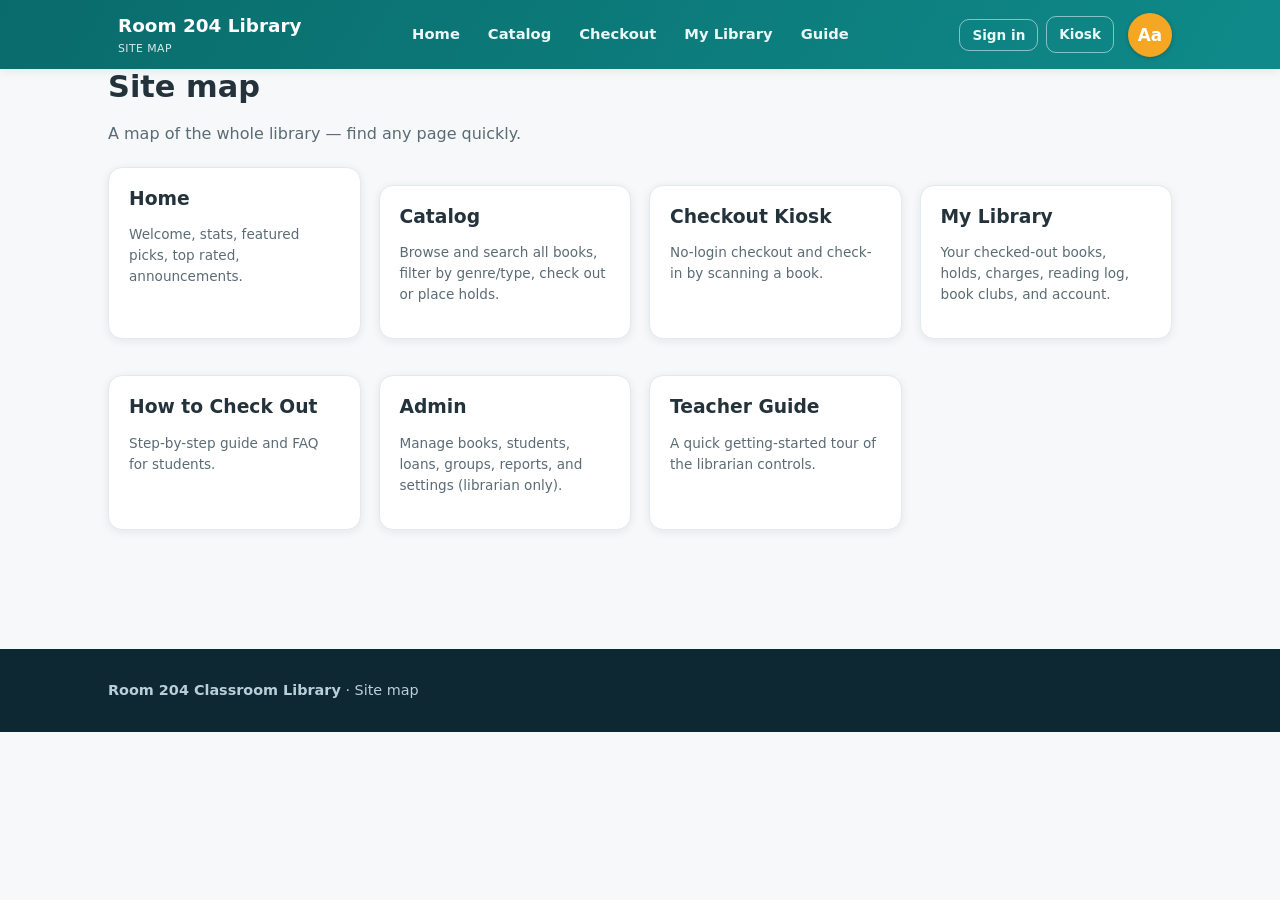
<file: sitemap.html>
<!DOCTYPE html>
<html lang="en">
<head>
  <meta charset="UTF-8">
  <meta name="viewport" content="width=device-width, initial-scale=1.0">
  <meta http-equiv="Cache-Control" content="no-cache, no-store, must-revalidate">
  <title>Site Map · Our Classroom Library</title>
  <link rel="stylesheet" href="css/style.css?v=40">
  <script defer src="js/store.js?v=40"></script>
  <script defer src="js/app.js?v=40"></script>
  <script defer src="js/a11y.js?v=40"></script>
</head>
<body>
  <header class="topbar">
    <div class="topbar-inner">
      <a class="brand" href="index.html">
        <span class="logo"></span>
        <span>Room 204 Library<small>Site Map</small></span>
      </a>
      <nav class="nav">
        <a data-page="index.html" href="index.html">Home</a>
        <a data-page="catalog.html" href="catalog.html">Catalog</a>
        <a data-page="kiosk.html" href="kiosk.html">Checkout</a>
        <a data-page="my-library.html" href="my-library.html">My Library</a>
        <a data-page="guide.html" href="guide.html">Guide</a>
      </nav>
      <div id="user-area"></div>
    </div>
  </header>

  <main class="container">
    <div class="page-head">
      <h1>Site map</h1>
      <p class="muted">A map of the whole library — find any page quickly.</p>
    </div>

    <div class="grid" style="grid-template-columns:repeat(auto-fit,minmax(240px,1fr))">
      <a class="card" href="index.html" style="text-decoration:none;color:inherit">
        <h3>Home</h3>
        <p class="muted small">Welcome, stats, featured picks, top rated, announcements.</p>
      </a>
      <a class="card" href="catalog.html" style="text-decoration:none;color:inherit">
        <h3>Catalog</h3>
        <p class="muted small">Browse and search all books, filter by genre/type, check out or place holds.</p>
      </a>
      <a class="card" href="kiosk.html" style="text-decoration:none;color:inherit">
        <h3>Checkout Kiosk</h3>
        <p class="muted small">No-login checkout and check-in by scanning a book.</p>
      </a>
      <a class="card" href="my-library.html" style="text-decoration:none;color:inherit">
        <h3>My Library</h3>
        <p class="muted small">Your checked-out books, holds, charges, reading log, book clubs, and account.</p>
      </a>
      <a class="card" href="how-to-check-out.html" style="text-decoration:none;color:inherit">
        <h3>How to Check Out</h3>
        <p class="muted small">Step-by-step guide and FAQ for students.</p>
      </a>
      <a class="card" href="admin.html" style="text-decoration:none;color:inherit">
        <h3>Admin</h3>
        <p class="muted small">Manage books, students, loans, groups, reports, and settings (librarian only).</p>
      </a>
      <a class="card" href="guide.html" style="text-decoration:none;color:inherit">
        <h3>Teacher Guide</h3>
        <p class="muted small">A quick getting-started tour of the librarian controls.</p>
      </a>
    </div>
  </main>

  <footer>
    <div class="container">
      <strong>Room 204 Classroom Library</strong> · Site map
    </div>
  </footer>
</body>
</html>
</file>
<file: css/style.css>
/* ============================================================
   Classroom Library — styles
   Friendly, warm, readable, and fully responsive.
   ============================================================ */
:root {
  --teal: #0f8a8a;
  --teal-dark: #0a6b6b;
  --teal-soft: #e0f4f4;
  --amber: #f5a623;
  --amber-soft: #fff3db;
  --coral: #ef6a5a;
  --ink: #24333b;
  --ink-soft: #5b6b74;
  --line: #e3e9ec;
  --bg: #f6f8f9;
  --card: #ffffff;
  --green: #2e9e5b;
  --green-soft: #e4f6eb;
  --red: #d63b3b;
  --red-soft: #fdecec;
  --blue: #2f6fd0;
  --blue-soft: #e8f0fc;
  --radius: 14px;
  --shadow: 0 2px 10px rgba(16, 51, 60, 0.08);
  --shadow-lg: 0 8px 30px rgba(16, 51, 60, 0.15);
}

* { box-sizing: border-box; }
html { scroll-behavior: smooth; }
body {
  margin: 0;
  font-family: "Segoe UI", system-ui, -apple-system, Roboto, Helvetica, Arial, sans-serif;
  color: var(--ink);
  background: var(--bg);
  line-height: 1.55;
}
img { max-width: 100%; }
h1, h2, h3, h4 { line-height: 1.2; margin: 0 0 .5em; }
a { color: var(--teal); text-decoration: none; }
a:hover { text-decoration: underline; }
.muted { color: var(--ink-soft); }
.small { font-size: .85rem; }
.section-title { font-size: 1.5rem; margin-bottom: .4em; }

/* ------------------------------ Layout ------------------------------ */
.container { max-width: 1100px; margin: 0 auto; padding: 0 18px; }
main { min-height: 60vh; padding: 26px 0 60px; }
.page-head { margin-bottom: 20px; }
.page-head h1 { font-size: 1.9rem; margin-bottom: .15em; }
.grid { display: grid; gap: 18px; }

/* ------------------------------ Top bar ----------------------------- */
.topbar {
  background: linear-gradient(120deg, var(--teal-dark), var(--teal));
  color: #fff;
  position: sticky; top: 0; z-index: 50;
  box-shadow: var(--shadow);
}
.topbar-inner { display: flex; align-items: center; gap: 14px; padding: 12px 18px; max-width: 1100px; margin: 0 auto; flex-wrap: wrap; }
.brand { display: flex; align-items: center; gap: 10px; font-weight: 800; font-size: 1.15rem; color: #fff; text-decoration: none; }
.brand:hover { text-decoration: none; }
.brand .logo { font-size: 1.5rem; }
.brand small { display: block; font-weight: 500; font-size: .68rem; opacity: .85; letter-spacing: .04em; text-transform: uppercase; }

.nav { display: flex; gap: 4px; flex-wrap: wrap; margin-left: auto; }
.nav a {
  color: #eaf7f7; padding: 8px 12px; border-radius: 9px; font-weight: 600; font-size: .92rem;
}
.nav a:hover { background: rgba(255,255,255,.14); text-decoration: none; }
.nav a.active { background: #fff; color: var(--teal-dark); }

#user-area { display: flex; align-items: center; gap: 8px; flex-wrap: wrap; margin-left: auto; }

.user-chip { display: inline-flex; align-items: center; gap: 8px; background: rgba(255,255,255,.18); padding: 5px 11px 5px 6px; border-radius: 999px; }
.user-avatar { width: 28px; height: 28px; border-radius: 50%; background: var(--amber); color: #fff; display: inline-flex; align-items: center; justify-content: center; font-weight: 800; }
.user-name { font-weight: 600; }

/* ------------------------------ Buttons ----------------------------- */
.btn {
  display: inline-flex; align-items: center; gap: 6px; justify-content: center;
  padding: 10px 16px; border-radius: 10px; border: 1px solid transparent;
  font-weight: 700; font-size: .95rem; cursor: pointer; font-family: inherit;
  transition: transform .05s ease, box-shadow .15s ease, background .15s;
}
.btn:active { transform: translateY(1px); }
.btn-block { width: 100%; }
.btn-sm { padding: 7px 12px; font-size: .85rem; }
.btn-primary { background: var(--teal); color: #fff; }
.btn-primary:hover { background: var(--teal-dark); }
.btn-amber { background: var(--amber); color: #fff; }
.btn-amber:hover { filter: brightness(.95); }
.btn-ghost { background: transparent; color: #eaf7f7; border-color: rgba(255,255,255,.5); }
.btn-ghost:hover { background: rgba(255,255,255,.15); }
.btn-outline { background: #fff; color: var(--teal); border-color: var(--teal); }
.btn-outline:hover { background: var(--teal-soft); }
.btn-danger { background: var(--red); color: #fff; }
.btn-danger-ghost { background: #fff; color: var(--red); border-color: var(--red); }
.btn-danger-ghost:hover { background: var(--red-soft); }
.btn-soft { background: var(--teal-soft); color: var(--teal-dark); }
.btn:disabled { opacity: .5; cursor: not-allowed; }

.chip {
  background: var(--teal-soft); color: var(--teal-dark); border: none; border-radius: 999px;
  padding: 6px 12px; cursor: pointer; font-weight: 600; font-size: .85rem; margin: 3px;
}
.chip:hover { background: #cfe9e9; }
.chip.active { background: var(--teal); color: #fff; }

/* ------------------------------ Badges ------------------------------ */
.badge { display: inline-flex; align-items: center; gap: 4px; padding: 3px 10px; border-radius: 999px; font-size: .75rem; font-weight: 700; }
.badge-avail { background: var(--green-soft); color: var(--green); }
.badge-out { background: var(--red-soft); color: var(--red); }
.badge-hold { background: var(--amber-soft); color: #a16508; }
.badge-admin { background: var(--amber); color: #fff; }
.badge-hot { background: #ffe0e0; color: #d63b3b; }
.badge-rising { background: var(--blue-soft); color: var(--blue); }
.badge-overdue { background: var(--red); color: #fff; }
.badge-warn { background: var(--amber-soft); color: #a16508; }

/* ------------------------------- Cards ------------------------------ */
.card { background: var(--card); border: 1px solid var(--line); border-radius: var(--radius); box-shadow: var(--shadow); padding: 20px; }
.card + .card { margin-top: 18px; }
.card-head { display: flex; align-items: center; justify-content: space-between; gap: 10px; margin-bottom: 12px; flex-wrap: wrap; }
.card-head h2, .card-head h3 { margin: 0; }

.stat-grid { display: grid; grid-template-columns: repeat(auto-fit, minmax(150px, 1fr)); gap: 14px; margin-bottom: 22px; }
.stat { background: var(--card); border: 1px solid var(--line); border-radius: var(--radius); padding: 16px; box-shadow: var(--shadow); }
.stat .num { font-size: 1.9rem; font-weight: 800; color: var(--teal); line-height: 1.1; }
.stat .lbl { color: var(--ink-soft); font-weight: 600; font-size: .85rem; }
.stat.hot .num { color: var(--coral); }

/* ----------------------------- Book cards --------------------------- */
.book-grid { display: grid; grid-template-columns: repeat(auto-fill, minmax(230px, 1fr)); gap: 18px; }
.book-card {
  background: var(--card); border: 1px solid var(--line); border-radius: var(--radius);
  box-shadow: var(--shadow); overflow: hidden; display: flex; flex-direction: column;
  transition: transform .12s ease, box-shadow .12s ease;
}
.book-card:hover { transform: translateY(-3px); box-shadow: var(--shadow-lg); }
.book-card .body { padding: 14px; display: flex; flex-direction: column; gap: 8px; flex: 1; }
.book-card h3 { font-size: 1.02rem; margin: 0; }
.book-card .author { color: var(--ink-soft); font-size: .88rem; }
.book-card .meta { display: flex; flex-wrap: wrap; gap: 5px; }
.book-card .actions { display: flex; gap: 8px; flex-wrap: wrap; margin-top: auto; padding-top: 6px; }
.book-card .actions .btn { flex: 1; white-space: nowrap; }

.cover { border-radius: 10px; color: #fff; text-shadow: 0 1px 2px rgba(0,0,0,.2); padding: 14px; display: flex; flex-direction: column; min-height: 150px; box-shadow: inset 0 0 0 3px rgba(255,255,255,.35), var(--shadow); position: relative; overflow: hidden; }
/* Big initial letter + type label (text-only fallback, no emoji) sit behind
   the cover image. The real Open Library image (z-index 1) covers them when
   it loads; if it fails or is offline, the text cover shows through. */
.cover .cover-initial { font-size: 4.6rem; font-weight: 800; line-height: .9; opacity: .5; margin-top: 4px; }
.cover .cover-type { font-size: .7rem; font-weight: 700; text-transform: uppercase; letter-spacing: .08em; opacity: .75; }
.cover .cover-title { font-weight: 800; font-size: 1.05rem; margin-top: auto; line-height: 1.2; position: relative; z-index: 2; }
.cover .cover-author { font-size: .8rem; opacity: .9; position: relative; z-index: 2; }
.cover-img { position: absolute; inset: 0; width: 100%; height: 100%; object-fit: cover; z-index: 1; border-radius: 8px; }
.cover .cover-title, .cover .cover-author {
  color: #fff; text-shadow: 0 1px 3px rgba(0,0,0,.7);
}
.cover.sm { min-height: 90px; padding: 10px; }
.cover.sm .cover-initial { font-size: 2.6rem; }
.cover.sm .cover-title { font-size: .85rem; }
.cover.sm .cover-author { font-size: .7rem; }
.cover.sm .cover-type { font-size: .6rem; }

/* Book-card description excerpt */
.book-card .desc {
  font-size: .82rem; color: var(--ink-soft); margin: 0;
  display: -webkit-box; -webkit-line-clamp: 2; -webkit-box-orient: vertical; overflow: hidden;
}
.stars { color: var(--amber); letter-spacing: 2px; white-space: nowrap; }
.review { background: var(--bg); border: 1px solid var(--line); border-radius: 10px; padding: 10px 12px; }
.review-form { border-top: 1px dashed var(--line); padding-top: 4px; }
.star-input { display: flex; gap: 2px; margin: 6px 0; }
.star-btn { background: none; border: none; font-size: 1.7rem; color: #c9d4da; cursor: pointer; padding: 0 2px; line-height: 1; }
.star-btn:hover { color: var(--amber); }
.star-btn.filled { color: var(--amber); }
#review-text { width: 100%; padding: 10px 12px; border: 1px solid var(--line); border-radius: 9px; font-family: inherit; font-size: .95rem; margin-bottom: 8px; resize: vertical; }

/* ------------------------------ Filters ----------------------------- */
.filters { display: flex; flex-wrap: wrap; gap: 10px; align-items: flex-end; margin-bottom: 18px; }
.field { display: flex; flex-direction: column; gap: 5px; }
.field label { font-weight: 700; font-size: .8rem; color: var(--ink-soft); }
.field input, .field select, .field textarea {
  padding: 10px 12px; border: 1px solid var(--line); border-radius: 9px; font-size: .95rem;
  font-family: inherit; background: #fff; color: var(--ink);
}
.field input:focus, .field select:focus, .field textarea:focus { outline: 2px solid var(--teal); border-color: var(--teal); }
.search-wrap { position: relative; flex: 1; min-width: 220px; }
.search-wrap input { width: 100%; padding-left: 36px; }
.search-wrap .search-icon { position: absolute; left: 12px; top: 50%; transform: translateY(-50%); font-size: 1rem; }

/* ------------------------------- Tables ----------------------------- */
.table-wrap { overflow-x: auto; }
table { width: 100%; border-collapse: collapse; font-size: .9rem; }
th, td { text-align: left; padding: 11px 12px; border-bottom: 1px solid var(--line); vertical-align: middle; }
th { color: var(--ink-soft); font-size: .78rem; text-transform: uppercase; letter-spacing: .03em; }
tbody tr:hover { background: #fbfcfd; }
.row-actions { display: flex; gap: 6px; flex-wrap: wrap; }

/* ------------------------------ Hero -------------------------------- */
.hero {
  background: linear-gradient(135deg, #0e7a7a, #0a5d70 55%, #123a63);
  color: #fff; border-radius: 18px; padding: 40px 26px; margin-bottom: 26px;
  box-shadow: var(--shadow-lg); position: relative; overflow: hidden;
}
.hero h1 { font-size: clamp(1.7rem, 4vw, 2.6rem); margin-bottom: .3em; }
.hero p { font-size: 1.1rem; opacity: .95; max-width: 620px; }
.hero .emoji-bg { position: absolute; right: -20px; bottom: -30px; font-size: 9rem; opacity: .12; transform: rotate(-10deg); }
.hero-actions { display: flex; gap: 12px; flex-wrap: wrap; margin-top: 20px; }

.callout { display: flex; gap: 14px; align-items: flex-start; background: var(--amber-soft); border-left: 5px solid var(--amber); padding: 16px; border-radius: 10px; }

/* ------------------------------- Steps ------------------------------ */
.steps { display: grid; grid-template-columns: repeat(auto-fit, minmax(230px, 1fr)); gap: 18px; margin: 20px 0; }
.step { background: var(--card); border: 1px solid var(--line); border-radius: var(--radius); padding: 22px; box-shadow: var(--shadow); text-align: center; }
.step .num { width: 44px; height: 44px; border-radius: 50%; background: var(--teal); color: #fff; font-weight: 800; font-size: 1.2rem; display: inline-flex; align-items: center; justify-content: center; margin-bottom: 12px; }
.step .icon { font-size: 2.4rem; }
.step h3 { margin-bottom: .3em; }

/* ------------------------------- Modal ------------------------------ */
.modal { display: none; position: fixed; inset: 0; background: rgba(16,32,40,.55); z-index: 100; align-items: center; justify-content: center; padding: 16px; }
.modal.open { display: flex; }
.modal-card { background: #fff; border-radius: var(--radius); padding: 24px; max-width: 440px; width: 100%; box-shadow: var(--shadow-lg); max-height: 92vh; overflow-y: auto; position: relative; }
.modal-card.wide { max-width: 760px; }
.modal-card h2 { margin-top: 0; }
.modal-x { position: absolute; top: 10px; right: 12px; background: none; border: none; font-size: 1.6rem; cursor: pointer; color: var(--ink-soft); }
form label { display: flex; flex-direction: column; gap: 5px; font-weight: 700; font-size: .9rem; margin-bottom: 12px; }
form input, form select, form textarea { padding: 10px 12px; border: 1px solid var(--line); border-radius: 9px; font-size: .95rem; font-family: inherit; }
.form-error { color: var(--red); font-weight: 600; }
.demo-accounts { margin-top: 14px; border-top: 1px dashed var(--line); padding-top: 12px; }

/* ------------------------------ Barcode ----------------------------- */
.barcode-card { text-align: center; }
.barcode-card canvas { max-width: 100%; height: auto; border: 1px dashed var(--line); border-radius: 8px; background: #fff; padding: 8px; }
.barcode-actions { display: flex; gap: 10px; justify-content: center; margin-top: 14px; flex-wrap: wrap; }

/* ------------------------------- Toast ------------------------------ */
#toast-box { position: fixed; bottom: 18px; right: 18px; display: flex; flex-direction: column; gap: 8px; z-index: 200; max-width: 90vw; }
.toast { background: var(--ink); color: #fff; padding: 12px 16px; border-radius: 10px; box-shadow: var(--shadow-lg); font-weight: 600; font-size: .92rem; opacity: 1; transition: opacity .3s, transform .3s; }
.toast-success { background: var(--green); }
.toast-error { background: var(--red); }
.toast-hide { opacity: 0; transform: translateY(8px); }

/* --------------------------- Empty state ---------------------------- */
.empty { text-align: center; padding: 40px 20px; color: var(--ink-soft); }
.empty .big { font-size: 3rem; }

/* ------------------------------ Scanner ------------------------------ */
.scan-fab {
  position: fixed; bottom: 22px; right: 22px; z-index: 60;
  background: var(--teal); color: #fff; border-radius: 999px;
  padding: 14px 20px; font-size: 1rem; box-shadow: var(--shadow-lg);
}
.scan-fab:hover { background: var(--teal-dark); transform: translateY(-2px); }
.scan-fab span { font-weight: 800; }
.scan-video-wrap { background: #0b0f12; border-radius: 12px; overflow: hidden; margin-bottom: 12px; min-height: 160px; display: flex; align-items: center; justify-content: center; position: relative; }
.scan-video-wrap video { width: 100%; max-height: 320px; display: block; }
.scan-status.warn { color: var(--amber); font-weight: 600; }
.scan-status.ok { color: var(--green); font-weight: 600; }
#scan-manual { margin-bottom: 4px; }
#scan-manual input { width: 100%; padding: 12px 14px; border: 1px solid var(--line); border-radius: 10px; font-size: 1rem; }

/* ------------------------------ Footer ------------------------------ */
footer { background: #0d2733; color: #b8cfd8; padding: 30px 0; margin-top: 40px; font-size: .9rem; }
footer a { color: #eaf7f7; }

/* --------------------------- Responsive ----------------------------- */
@media (max-width: 720px) {
  .topbar-inner { gap: 8px; }
  .brand small { display: none; }
  .nav { order: 3; width: 100%; justify-content: flex-start; }
  .hero { padding: 28px 20px; }
  .page-head h1 { font-size: 1.5rem; }
  .stat-grid { grid-template-columns: repeat(2, 1fr); }
  .card-head { flex-direction: column; align-items: flex-start; }
  .book-grid { grid-template-columns: repeat(auto-fill, minmax(160px, 1fr)); }
  #user-area { width: 100%; margin-left: 0; }
}
@media (max-width: 420px) {
  .book-grid { grid-template-columns: 1fr; }
  .stat-grid { grid-template-columns: 1fr; }
}

/* --------------------------- View toggle (#11) --------------------------- */
.seg { display: inline-flex; border: 1px solid var(--line); border-radius: 9px; overflow: hidden; background: #fff; }
.seg-btn { border: none; background: #fff; padding: 8px 14px; font-weight: 700; font-size: .85rem; cursor: pointer; color: var(--ink-soft); font-family: inherit; }
.seg-btn.active { background: var(--teal); color: #fff; }

/* --------------------------- Shelf view (#11) --------------------------- */
.shelf-row { display: grid; grid-template-columns: repeat(auto-fill, minmax(200px, 1fr)); gap: 14px; }
.shelf-head { color: #fff; padding: 10px 14px; border-radius: 10px 10px 0 0; display: flex; justify-content: space-between; align-items: center; font-weight: 800; }
.shelf-count { font-weight: 600; font-size: .8rem; opacity: .9; }

/* --------------------------- Accessibility (#15) ------------------------- */
html.large-text { font-size: 18px; }
html.large-text .btn { font-size: 1rem; }
html.dyslexia body, html.dyslexia body * { font-family: "Comic Sans MS", "Chalkboard SE", "OpenDyslexic", Verdana, sans-serif !important; letter-spacing: .02em; line-height: 1.65; }

/* --------------------------- Dark mode (#15) ----------------------------- */
html[data-theme="dark"] {
  --bg: #10161a;
  --card: #182229;
  --line: #2b3a44;
  --ink: #e6eef1;
  --ink-soft: #a7b8c2;
  --teal-soft: #123a3a;
  --green-soft: #143326;
  --red-soft: #3a1a1a;
  --blue-soft: #16273f;
  --amber-soft: #33270f;
}
html[data-theme="dark"] body { background: var(--bg); color: var(--ink); }
html[data-theme="dark"] .card, html[data-theme="dark"] .stat,
html[data-theme="dark"] .step, html[data-theme="dark"] .book-card,
html[data-theme="dark"] .seg, html[data-theme="dark"] .seg-btn { background: var(--card); border-color: var(--line); }
html[data-theme="dark"] .field input, html[data-theme="dark"] .field select, html[data-theme="dark"] .field textarea,
html[data-theme="dark"] form input, html[data-theme="dark"] form select, html[data-theme="dark"] form textarea,
html[data-theme="dark"] #scan-manual input { background: #10161a; color: var(--ink); border-color: var(--line); }
html[data-theme="dark"] .modal-card { background: var(--card); color: var(--ink); }
html[data-theme="dark"] th { color: var(--ink-soft); }
html[data-theme="dark"] tbody tr:hover { background: #1c272e; }
html[data-theme="dark"] .review { background: #10161a; }
html[data-theme="dark"] .btn-outline { background: transparent; color: var(--teal); }
html[data-theme="dark"] .btn-danger-ghost { background: transparent; }
html[data-theme="dark"] .btn-soft { background: var(--teal-soft); color: var(--teal); }
html[data-theme="dark"] .hero { background: linear-gradient(135deg, #0a4d4d, #0a3d52 55%, #0c2542); }

/* Accessibility settings popover */
.a11y-pop { position: fixed; top: 66px; right: 18px; z-index: 90; width: 260px; }
@media (max-width: 720px) { .a11y-pop { top: 120px; right: 10px; width: 240px; } }
.a11y-row { display: flex; align-items: center; justify-content: space-between; gap: 10px; padding: 8px 0; border-bottom: 1px solid var(--line); }
.a11y-row:last-child { border-bottom: none; }
.a11y-row label { font-weight: 600; font-size: .9rem; }
.switch { position: relative; width: 42px; height: 24px; flex: none; }
.switch input { opacity: 0; width: 0; height: 0; }
.switch .slider { position: absolute; cursor: pointer; inset: 0; background: #c6d1d6; border-radius: 999px; transition: .2s; }
.switch .slider:before { content: ""; position: absolute; height: 18px; width: 18px; left: 3px; bottom: 3px; background: #fff; border-radius: 50%; transition: .2s; }
.switch input:checked + .slider { background: var(--teal); }
.switch input:checked + .slider:before { transform: translateX(18px); }

/* Display (Aa) button — make it a clear, tappable pill on the top bar */
.a11y-btn {
  background: var(--amber) !important;
  color: #fff !important;
  border: none !important;
  width: 44px; height: 44px;
  padding: 0 !important;
  border-radius: 50% !important;
  font-weight: 800 !important;
  font-size: 1.05rem !important;
  box-shadow: 0 1px 4px rgba(0,0,0,.25);
}
.a11y-btn:hover { background: #e0920f !important; transform: translateY(-1px); }

/* ------------------------- Kiosk (#checkout) ------------------------- */
.kiosk-tabs { display: flex; gap: 8px; margin-bottom: 20px; }
.kiosk-tab {
  flex: 1; padding: 16px; font-size: 1.15rem; font-weight: 800; cursor: pointer;
  border: 2px solid var(--line); background: var(--card); color: var(--ink-soft);
  border-radius: 12px; font-family: inherit;
}
.kiosk-tab.active { background: var(--teal); color: #fff; border-color: var(--teal); }

.class-picker { display: flex; gap: 12px; flex-wrap: wrap; }
.class-btn {
  flex: 1; min-width: 120px; padding: 20px; font-size: 1.5rem; font-weight: 800;
  border: 2px solid var(--line); border-radius: 12px; background: var(--card);
  cursor: pointer; font-family: inherit; color: var(--teal);
}
.class-btn:hover { border-color: var(--teal); background: var(--teal-soft); }
.class-btn.active { background: var(--teal); color: #fff; border-color: var(--teal); }

.roster { display: grid; grid-template-columns: repeat(auto-fill, minmax(150px, 1fr)); gap: 10px; }
.roster-name {
  display: flex; align-items: center; justify-content: space-between; gap: 6px;
  padding: 14px 12px; font-size: 1.02rem; font-weight: 700; cursor: pointer;
  border: 2px solid var(--line); border-radius: 10px; background: var(--card);
  font-family: inherit; color: var(--ink); text-align: left;
}
.roster-name:hover { border-color: var(--teal); background: var(--teal-soft); }
.roster-name.active { background: var(--teal); color: #fff; border-color: var(--teal); }
.roster-name.active .badge { background: #fff; color: var(--teal); }

.kiosk-scan-buttons { display: flex; gap: 10px; flex-wrap: wrap; }
.btn-lg { padding: 14px 24px; font-size: 1.05rem; }

@media (max-width: 520px) {
  .class-btn { min-width: 40%; }
}

/* --------------------------- Print barcodes (#6) ----------------------- */
.barcode-sheet { display: none; }
.bc-sheet-heading { text-align: center; margin-bottom: 16px; }
.bc-grid { display: grid; grid-template-columns: repeat(3, 1fr); gap: 14px; }
.bc-item { border: 1px dashed #ccc; padding: 10px; text-align: center; page-break-inside: avoid; }
.bc-title { font-size: 11px; font-weight: 700; margin-bottom: 4px; }
.bc-isbn { font-size: 9px; color: #555; margin-top: 4px; letter-spacing: .5px; }
@media print {
  body * { visibility: hidden; }
  #barcode-sheet, #barcode-sheet * { visibility: visible; }
  #barcode-sheet { display: block; position: absolute; inset: 0; padding: 20px; }
  .bc-grid { grid-template-columns: repeat(3, 1fr); }
}

/* --------------------- Password handout (printable) ------------------- */
.handout-sheet { display: none; }
.handout-heading { text-align: center; margin-bottom: 4px; }
.handout-note { text-align: center; color: #666; margin: 0 0 14px; font-size: .85rem; }
.handout-grid { display: grid; grid-template-columns: repeat(2, 1fr); gap: 12px; }
.handout-slip { border: 1px dashed #999; border-radius: 8px; padding: 12px 14px; page-break-inside: avoid; }
.handout-slip-name { font-weight: 800; font-size: 1rem; margin-bottom: 6px; }
.handout-slip-user, .handout-slip-pw { font-size: .9rem; }
.handout-slip-user code, .handout-slip-pw code { background: #f0f2f4; padding: 1px 5px; border-radius: 4px; }
.handout-slip-class { font-size: .8rem; color: #666; margin-top: 4px; }
@media print {
  #handout-sheet, #handout-sheet * { visibility: visible; }
  #handout-sheet { display: block; position: absolute; inset: 0; padding: 20px; }
  .handout-grid { grid-template-columns: repeat(2, 1fr); }
}

/* --------------------- Kiosk options (checkout/checkin) --------------- */
.kiosk-options { display: grid; grid-template-columns: repeat(auto-fit, minmax(220px, 1fr)); gap: 18px; max-width: 640px; margin: 0 auto; }
.kiosk-option {
  display: flex; flex-direction: column; gap: 6px; align-items: flex-start; text-align: left;
  padding: 28px 22px; font-family: inherit; cursor: pointer;
  border: 2px solid var(--line); border-radius: 14px; background: var(--card); box-shadow: var(--shadow);
  transition: transform .1s ease, box-shadow .1s ease, border-color .1s;
}
.kiosk-option:hover { transform: translateY(-3px); box-shadow: var(--shadow-lg); border-color: var(--teal); }
.kiosk-option-title { font-size: 1.5rem; font-weight: 800; color: var(--teal); }
.kiosk-option-sub { font-size: .9rem; color: var(--ink-soft); }
.kiosk-panel { max-width: 640px; margin: 0 auto; }
</file>
